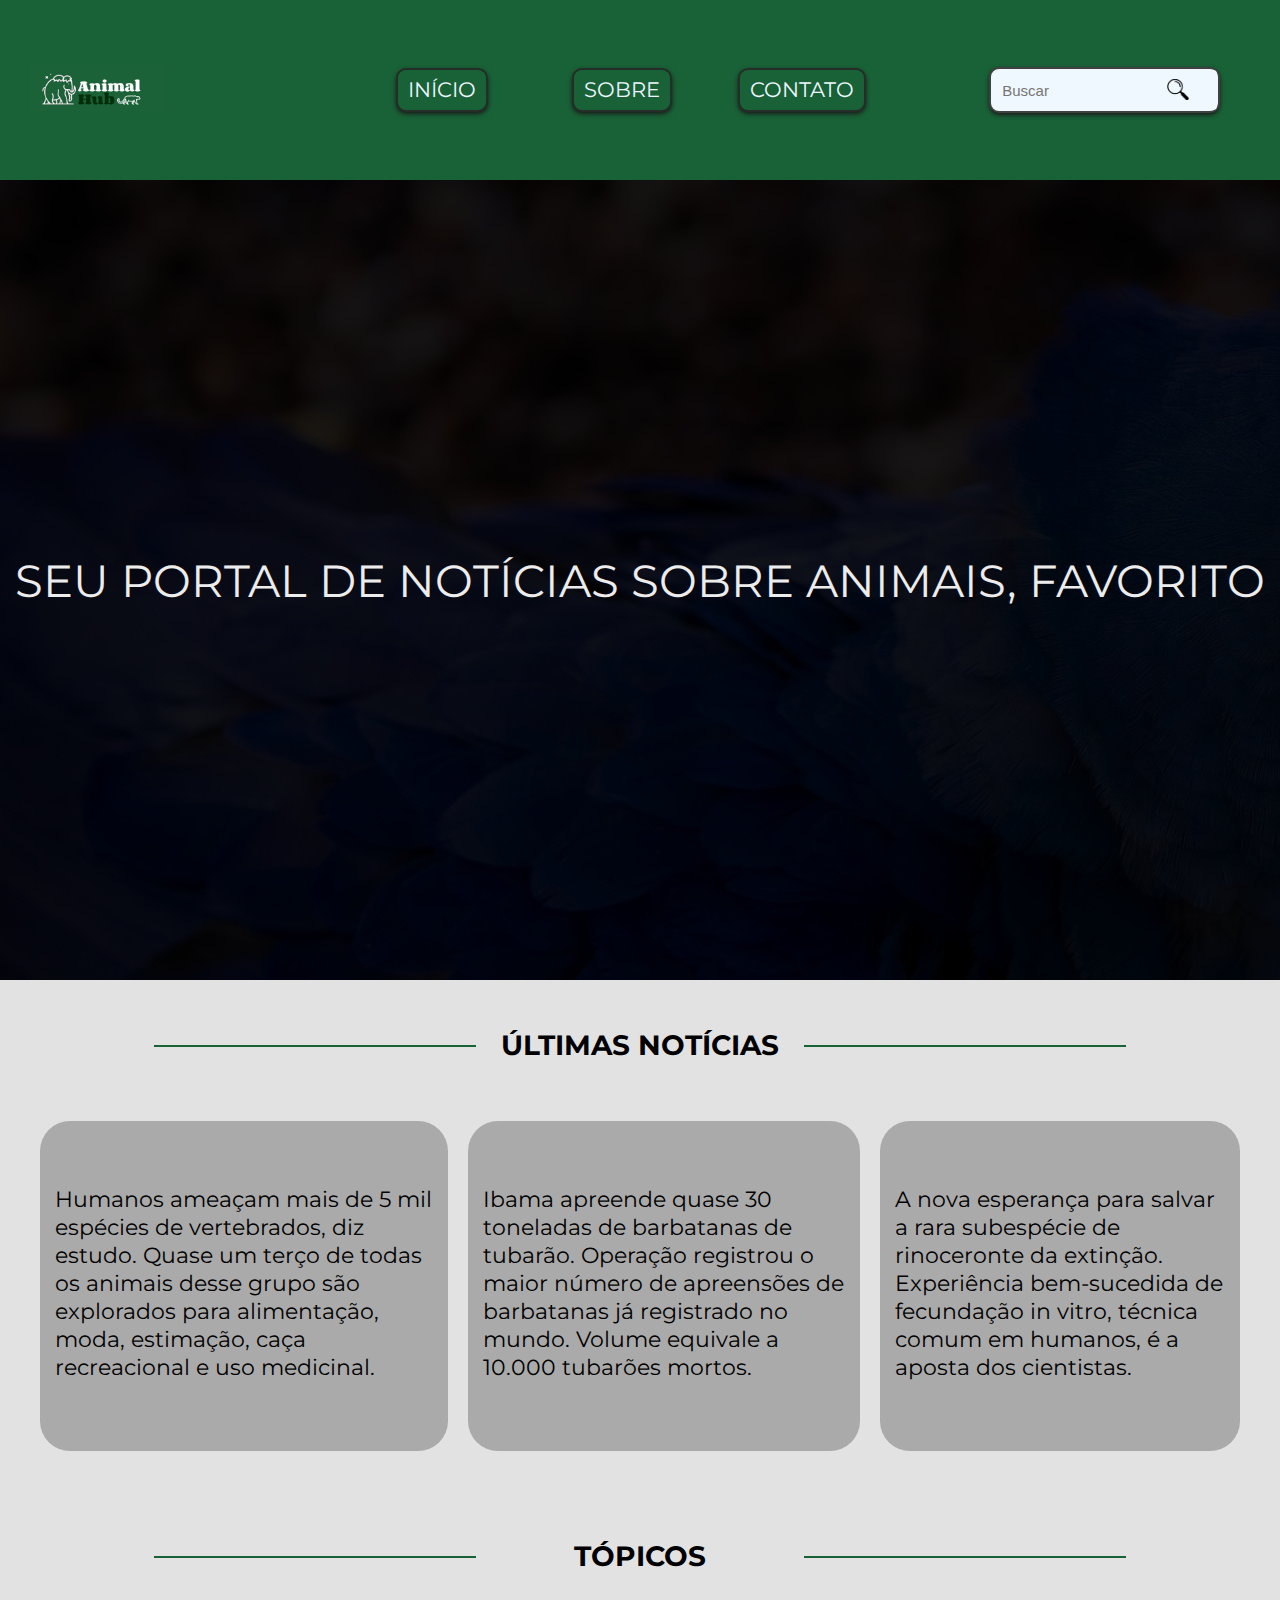
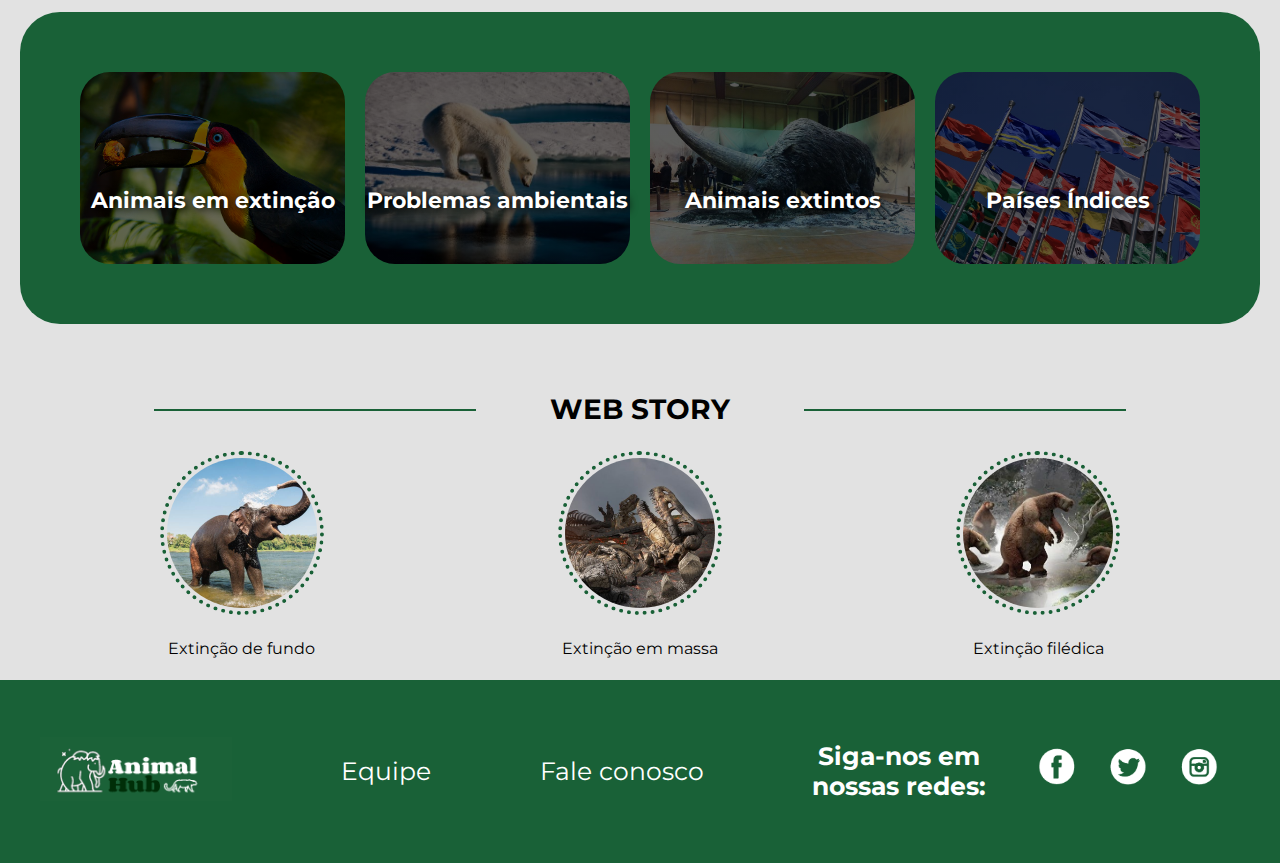
<file: index.html>
<!DOCTYPE html>
<html lang="pt-br">

<head>
    <meta charset="UTF-8" />
    <meta name="viewport" content="width=device-width, initial-scale=1.0" />

    <title>Animal Hub</title>

    <link rel="preconnect" href="https://fonts.googleapis.com" />
    <link rel="preconnect" href="https://fonts.gstatic.com" crossorigin />
    <link href="https://fonts.googleapis.com/css2?family=Montserrat:ital,wght@0,100..900;1,100..900&display=swap"
        rel="stylesheet" />

    <link rel="stylesheet" href="css/style.css" />
    <link rel="stylesheet" href="css/navbar.css" />
    <link rel="stylesheet" href="css/footer.css" />

</head>



<body>

    <div class="box">
        <!-- Cabeçalho -->
        <header>
            <nav class="navbar flex">
                <div class="logo">
                    <img src="img/logo-nav.png" />
                </div>

                <div class="links">
                    <ul class="flex">
                        <li class="flex-1"><a class="" href="index.html">INÍCIO</a></li>
                        <li class="flex-1"><a href="sobre.html">SOBRE</a></li>
                        <li class="flex-1"><a href="cont.html">CONTATO</a></li>
                    </ul>
                </div>

                <div class="nav-search">
                    <form id="form-search" name="form-search" action="#" class="flex center">
                        <input type="text" id="text-search" name="text-search" placeholder="Buscar" />
                        <input type="button" id="search-submit" name="search-submit" value=""
                            onclick="submitForm('text-search')" />
                    </form>
                </div>
                <div class="">
                    <span class="btn-menu" onclick="exibeMenu()"></span>
                </div>
            </nav>
            <div id="menu" class="menu">
                <ul>
                    <li class="menu-item"><a href="index.html">INÍCIO</a></li>
                    <li class="menu-item"><a href="sobre.html">SOBRE</a></li>
                    <li class="menu-item"><a href="cont.html">CONTATO</a></li>
                </ul>
                <div class="menu-search">
                    <form id="form-menu-search" name="form-menu-search" action="#" class="flex center">
                        <input type="text" id="menu-text-search" name="text-search" placeholder="Buscar" />
                        <input type="button" id="menu-search-submit" name="search-submit"
                            onclick="submitForm('menu-text-search')" value="" />
                    </form>
                </div>
            </div>
        </header>
        <div class="site-header">
            <div id="arara">SEU PORTAL DE NOTÍCIAS SOBRE ANIMAIS, FAVORITO</div>
            <div class="ilustration"></div>
        </div>

        <section class="ultimas-noticias">
            <div class="section-header">
                <hr />
                <h1>ÚLTIMAS NOTÍCIAS</h1>
                <hr />
            </div>
            <div class="noticias">
                <div class="noticia">
                    <p>Humanos ameaçam mais de 5 mil espécies de vertebrados, diz estudo. Quase um terço de todas os
                        animais desse grupo são explorados para alimentação, moda, estimação, caça recreacional e uso
                        medicinal.
                    </p>
                </div>
                <div class="noticia">
                    <p>Ibama apreende quase 30 toneladas de barbatanas de tubarão. Operação registrou o maior número de
                        apreensões de barbatanas já registrado no mundo. Volume equivale a 10.000 tubarões mortos.
                    </p>
                </div>
                <div class="noticia">
                    <p>A nova esperança para salvar a rara subespécie de rinoceronte da extinção. Experiência bem-sucedida
                        de fecundação in vitro, técnica comum em humanos, é a aposta dos cientistas.
                    </p>
                </div>
            </div>

        </section>

        <section>
            <div class="section-header">
                <hr />
                <h1>tópicos</h1>
                <hr />
            </div>

            <div>
                <div class="card-topicos">
                    <div class="card-topico tucano">
                        <a href="animaisextincao.html">
                            <h6>Animais em extinção</h6>
                        </a>
                    </div>
                    <div class="card-topico urso-polar">
                        <a href="poblemasambientais.html">
                            <h6>Problemas ambientais</h6>
                        </a>
                    </div>
                    <div class="card-topico unicornio-siberiano">
                        <a href="animaisextintos.html">
                            <h6>Animais extintos</h6>
                        </a>
                    </div>

                    <div class="card-topico cacador">
                        <a href="paisesindices.html">
                            <h6>Países Índices</h6>
                        </a>
                    </div>

                </div>
            </div>
        </section>

        <section>
            <div class="section-header">
                <hr />
                <h1>web story</h1>
                <hr />
            </div>

            <div class="ministory">
                <div class="story">
                    <a href="natural.html"><img src="img/elefante.jpg" alt="Snow" /></a>
                    <p>Extinção de fundo</p>
                </div>

                <div class="story">
                    <a href="massa.html"><img src="img/extincao-em-massa.jpg" alt="Snow" /></a>
                    <p>Extinção em massa</p>
                </div>

                <div class="story">
                    <a href="filetica.html"><img src="img/calciotetrio.jpg" alt="Snow" /></a>
                    <p>Extinção filédica</p>
                </div>

            </div>
        </section>



        <footer>
            <div class="rodape">
                <div>
                    <a href="index.html"><img class="footer-image" src="img/logo-nav.png" alt="logo" /></a>
                </div>

                <div>
                  <a href="equipe.html"><p>Equipe</p></a>  
                </div>

                <div>
                   <a href="cont.html"> <p>Fale conosco</p></a>
                </div>

                <div>
                    <h2>
                        Siga-nos em<br />
                        nossas redes:
                    </h2>
                    <ul class="medias-sociais">
                        <li>
                            <a class="facebook" href="https://facebook.com"></a>
                        </li>
                        <li>
                            <a class="twitter" href="https://twitter.com"></a>
                        </li>
                        <li>
                            <a class="instagram" href="https://instagram.com"></a>
                        </li>
                    </ul>
                </div>
            </div>

        </footer>

    </div> <!-- Box -->

    <script type="text/javascript" src="js/navbar.js"></script>

</body>

</html>
</file>
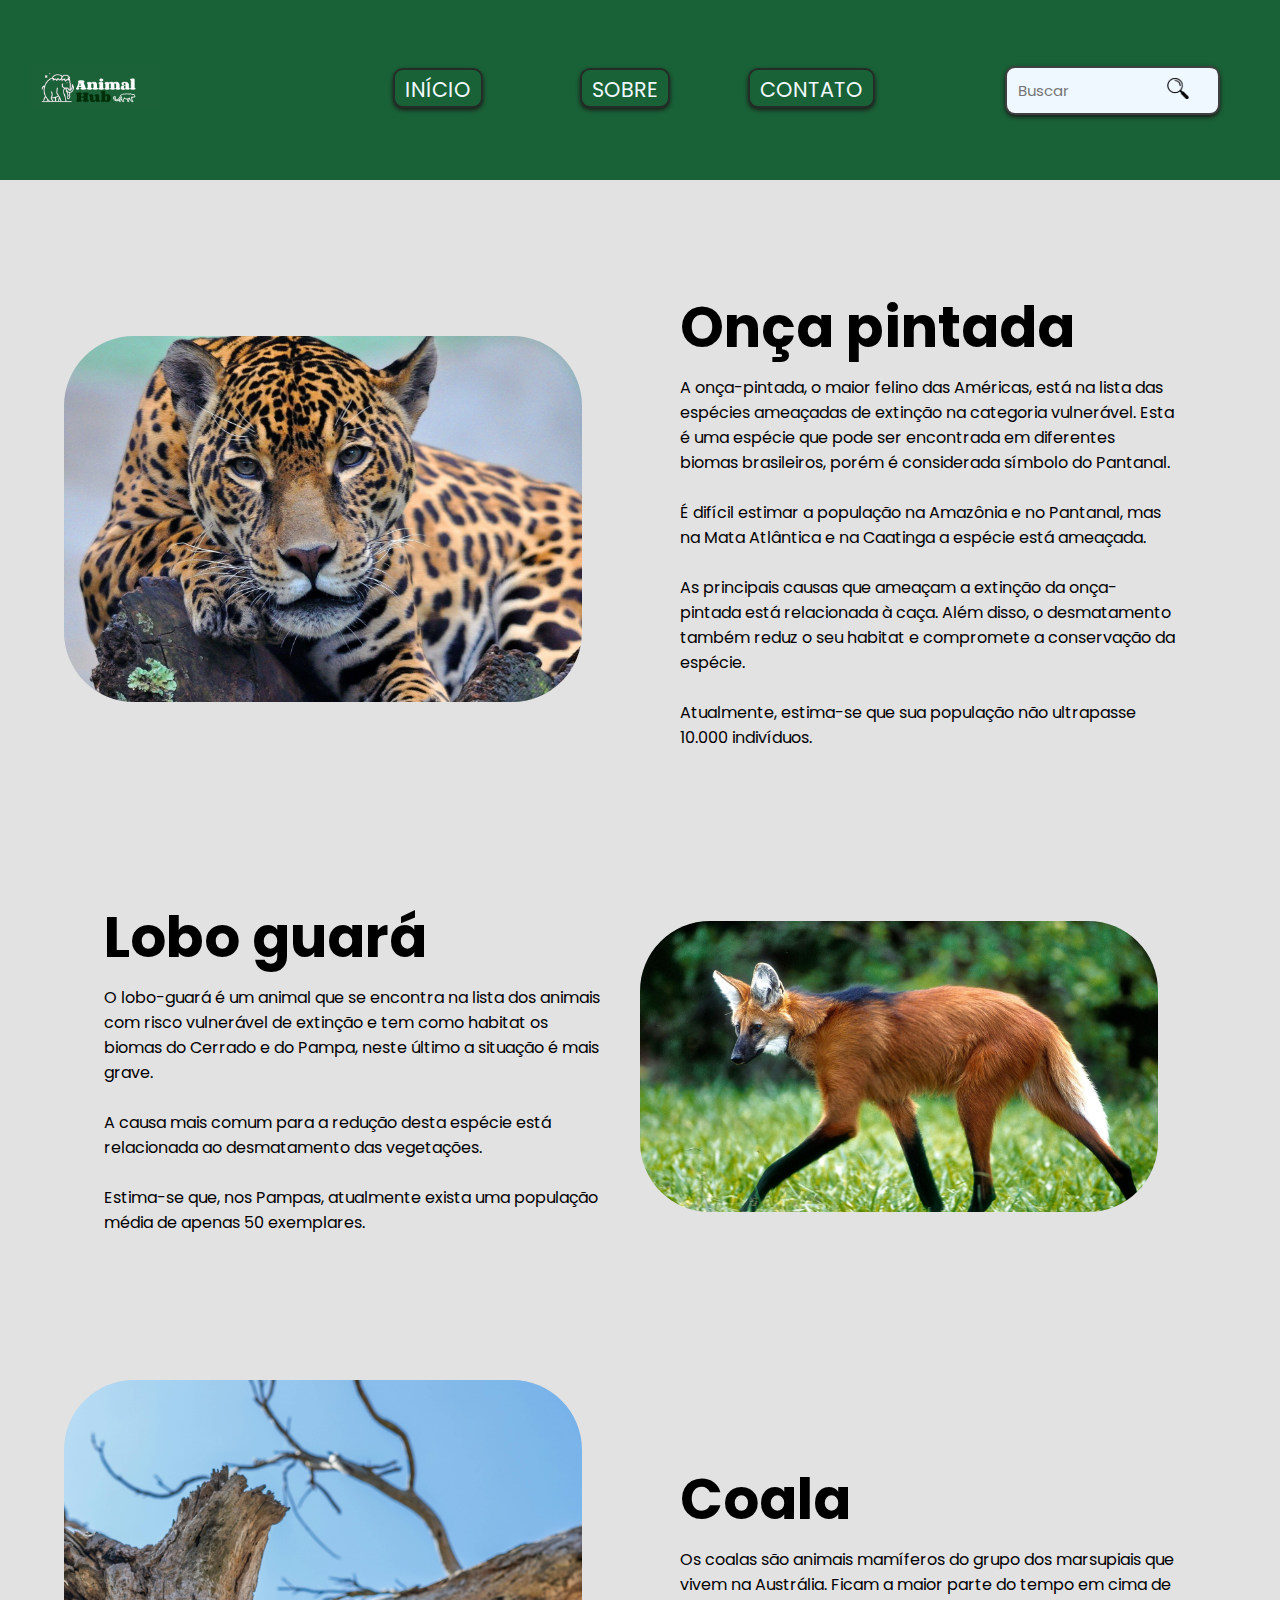
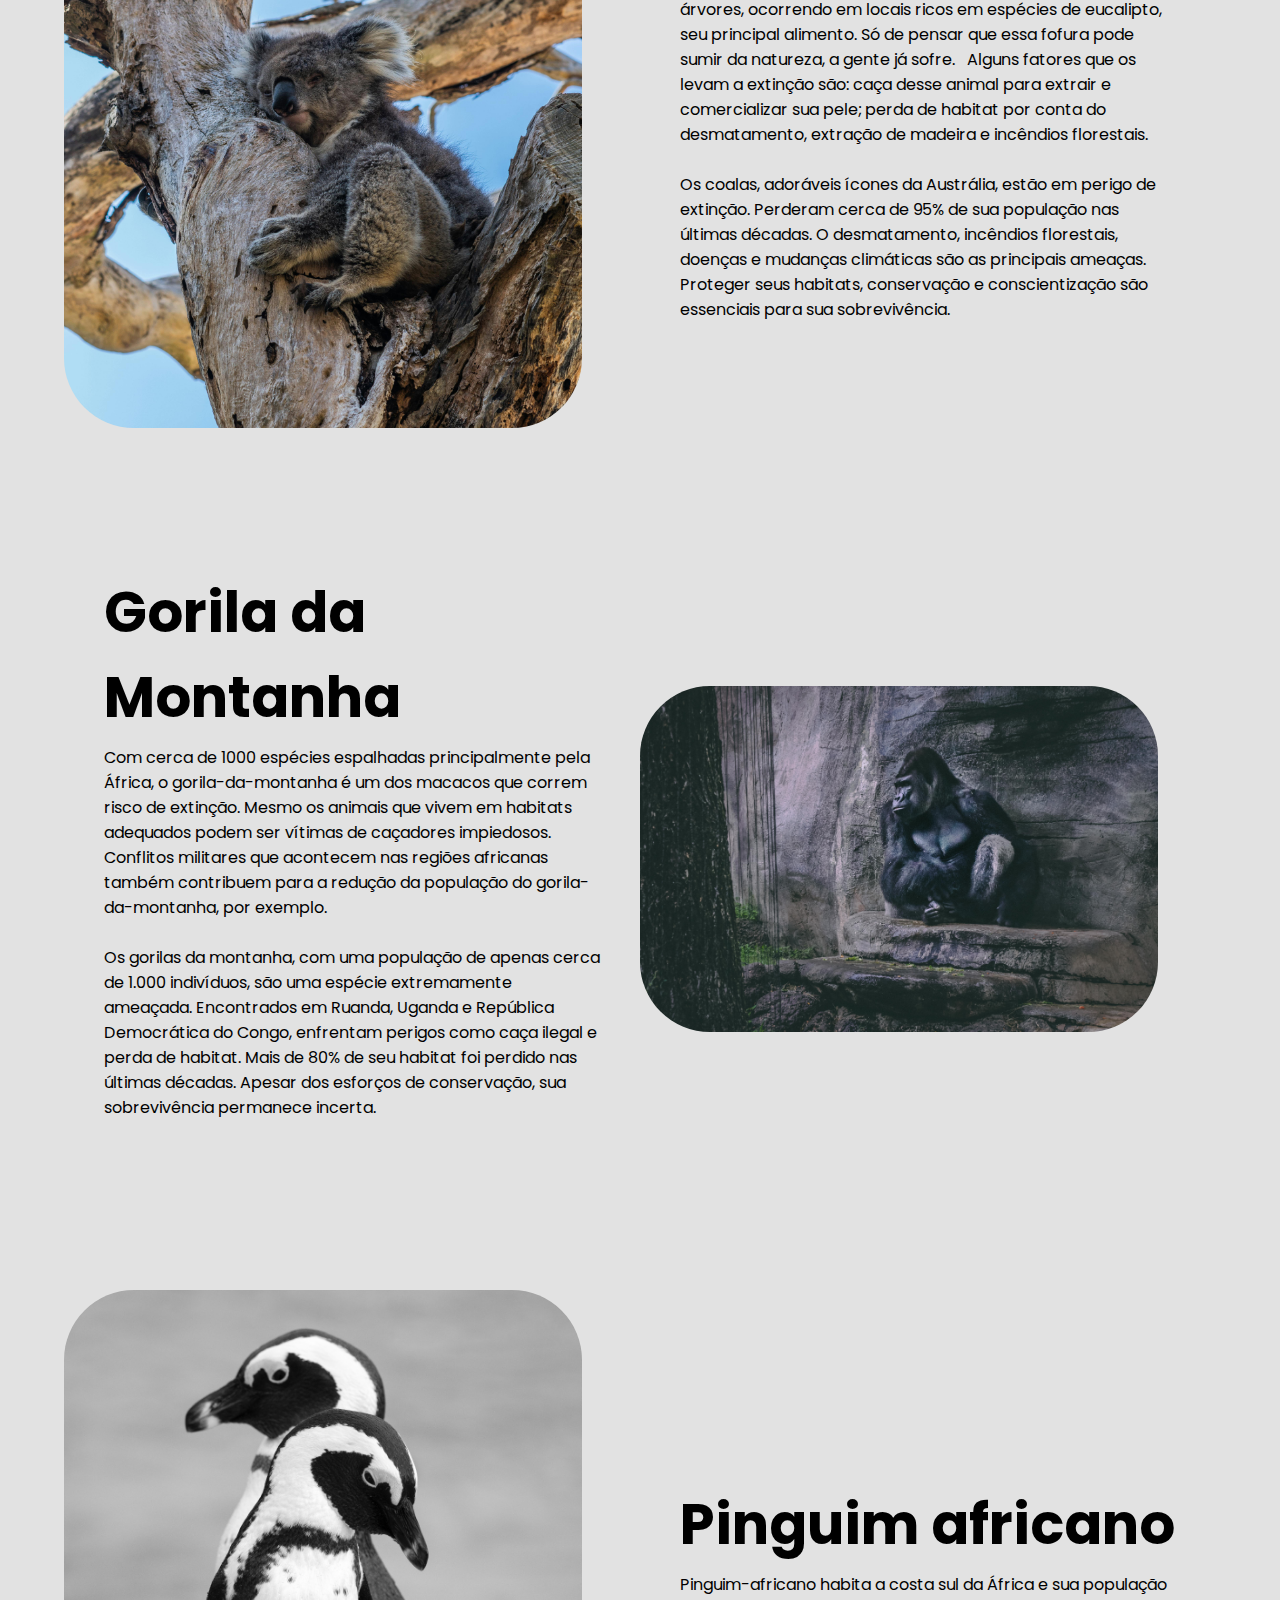
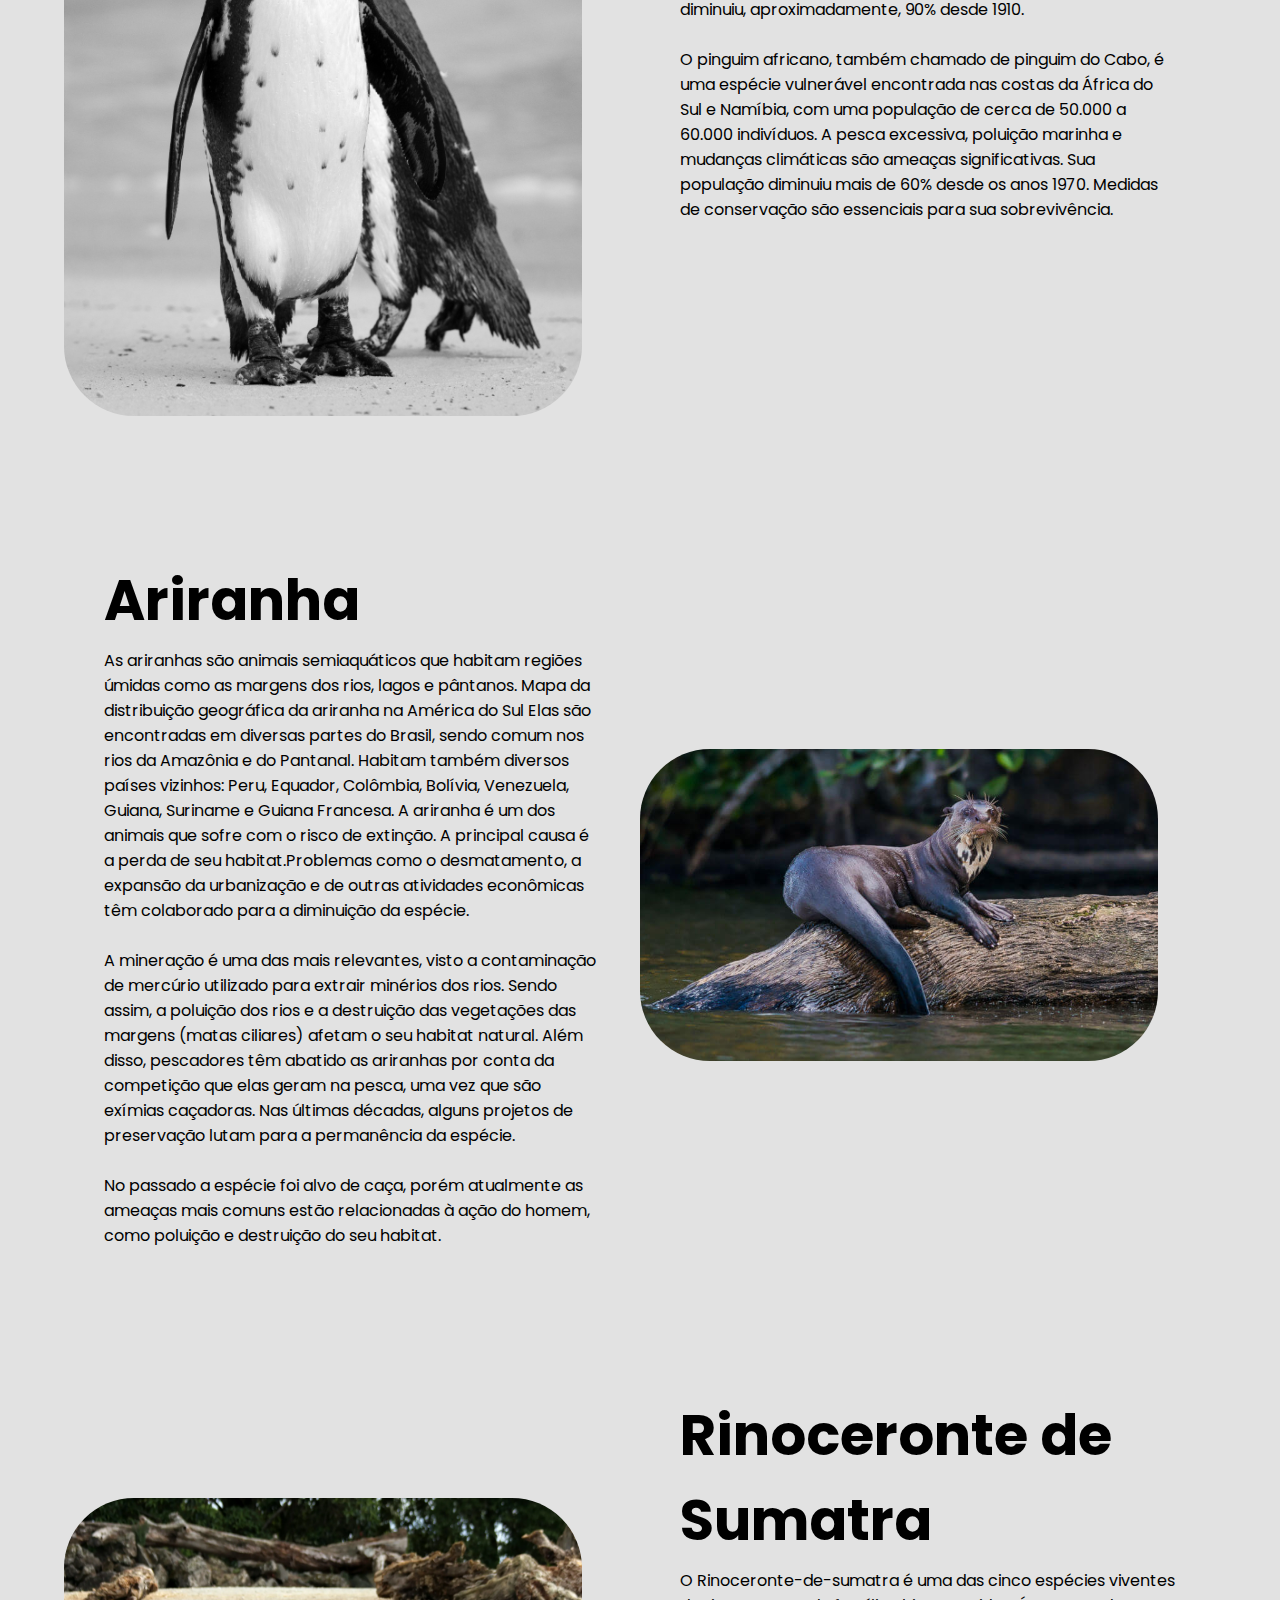
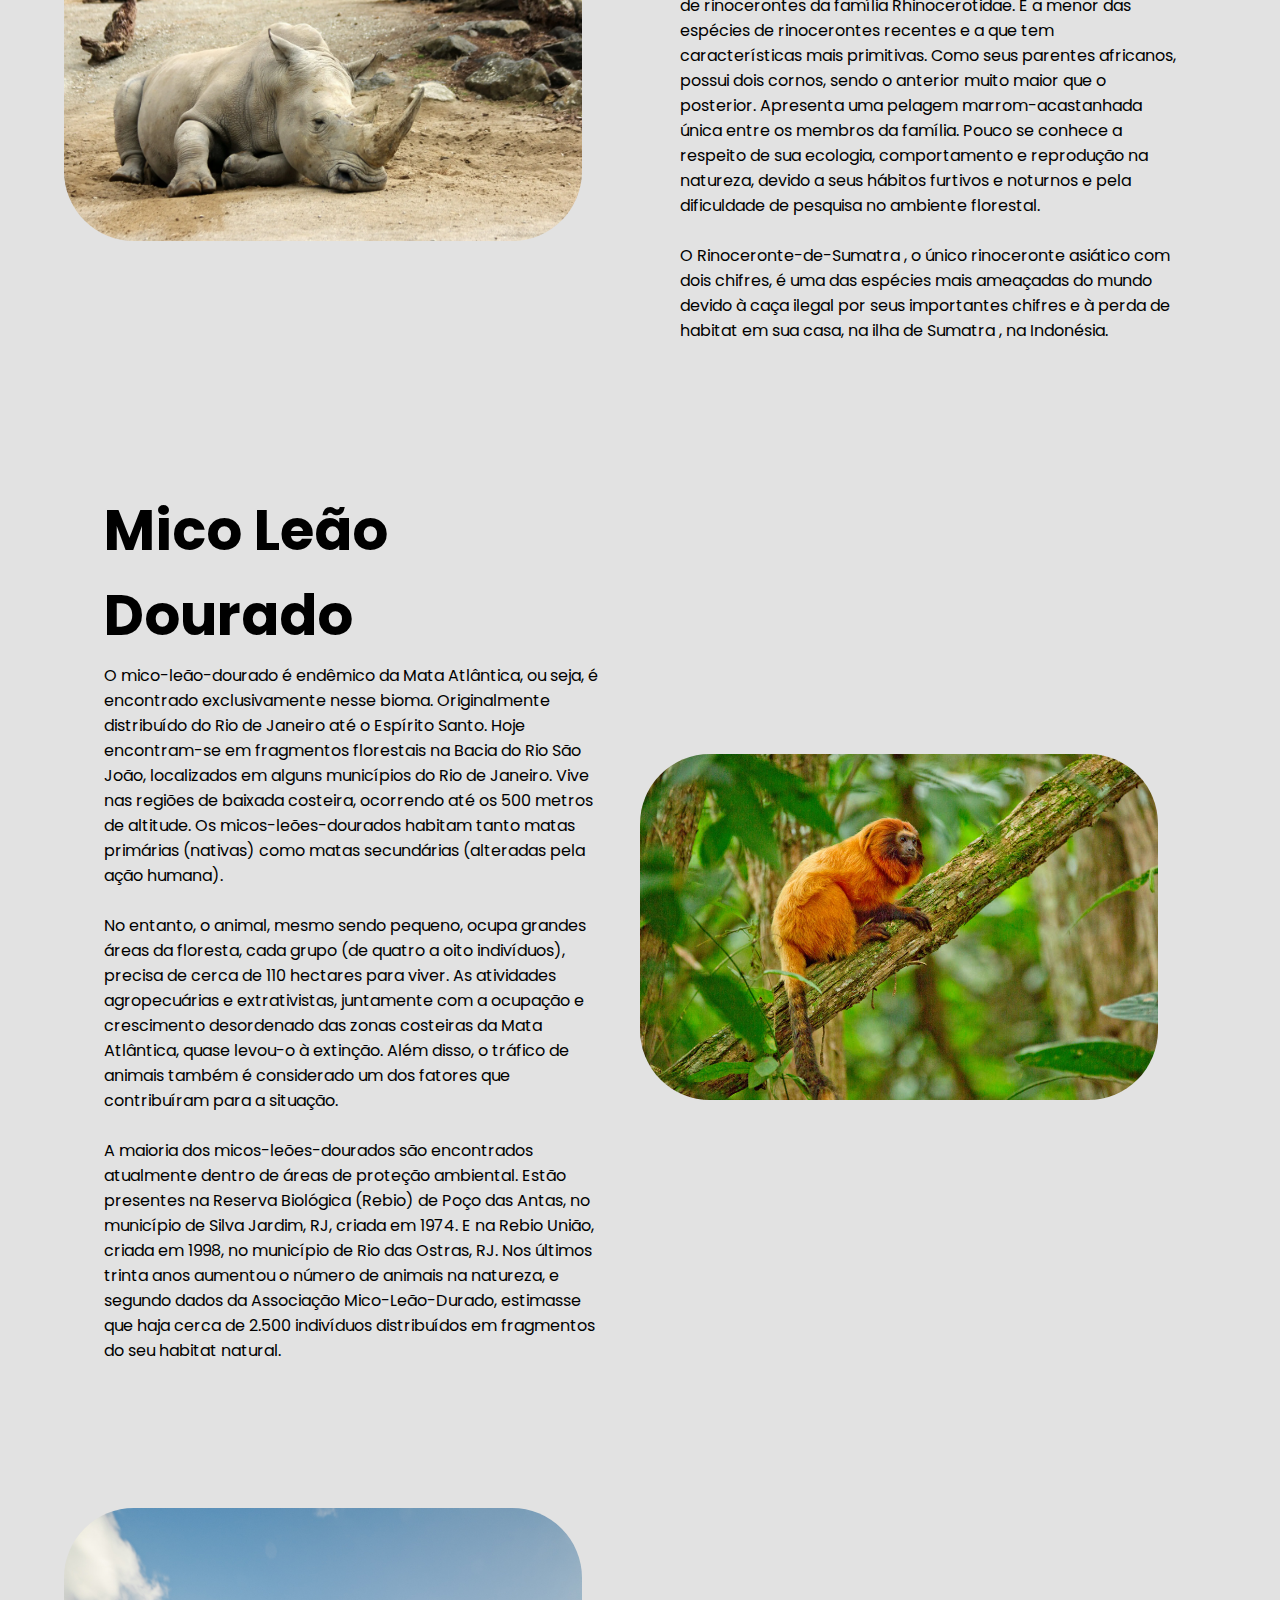
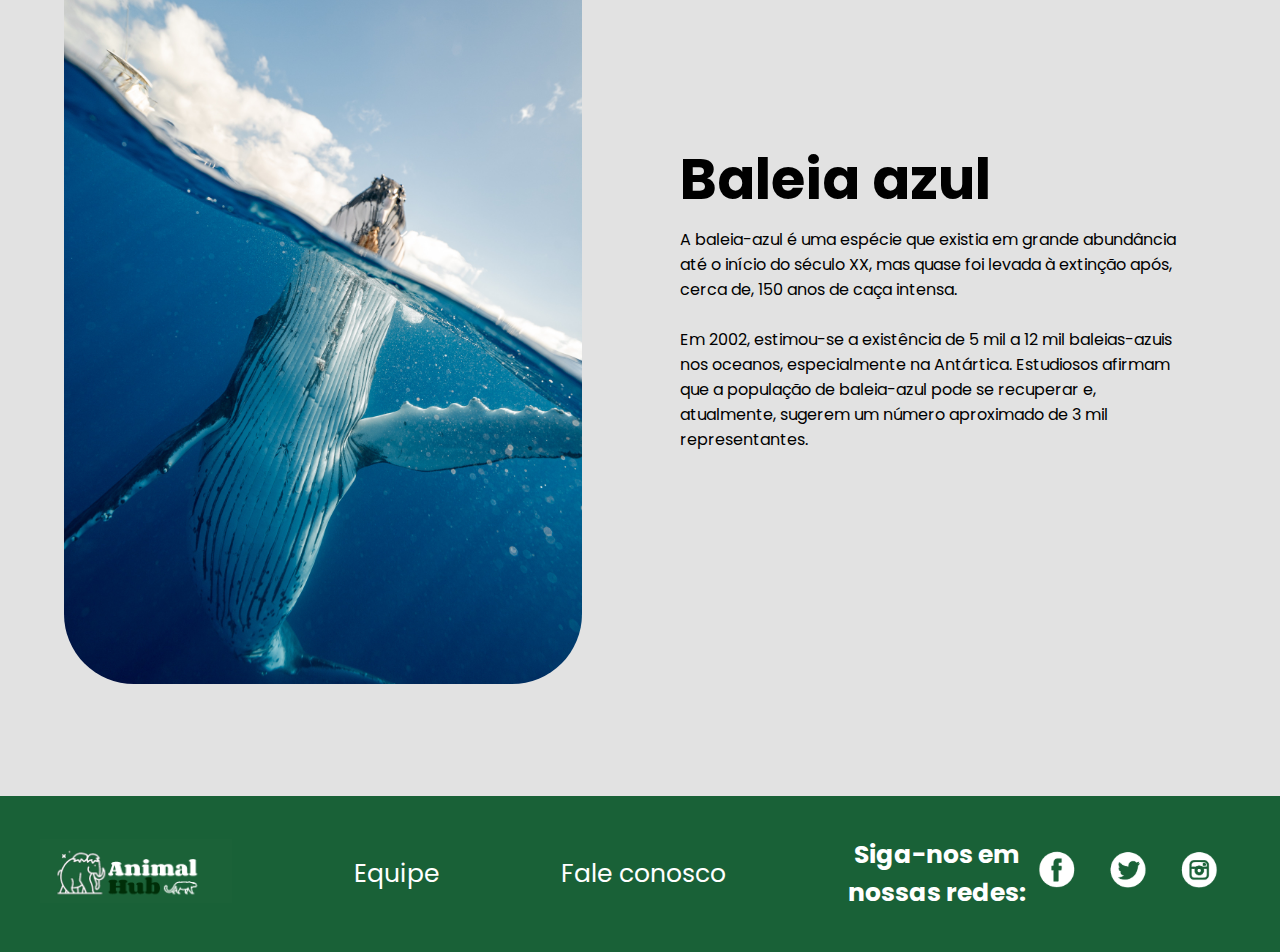
<file: animaisextincao.html>
<!DOCTYPE html>
<html lang="en">

<head>
    <meta charset="UTF-8">
    <meta name="viewport" content="width=device-width, initial-scale=1.0">
    <title>Animais em Extinção</title>
    <link rel="stylesheet" href="css/animais.css">
    <link rel="stylesheet" href="css/navbar.css">
    <link rel="stylesheet" href="css/footer.css">

</head>



<body>
    <div class="box">
        <div class="contaner">

            <!-- Cabeçalho -->
            <header>
                <nav class="navbar flex">
                    <div class="logo">
                        <img src="img/logo-nav.png" />
                    </div>

                    <div class="links">
                        <ul class="flex">
                            <li class="flex-1"><a class="" href="index.html">INÍCIO</a></li>
                            <li class="flex-1"><a href="sobre.html">SOBRE</a></li>
                            <li class="flex-1"><a href="contatos.html">CONTATO</a></li>
                        </ul>
                    </div>

                    <div class="nav-search">
                        <form id="form-search" name="form-search" action="#" class="flex center">
                            <input type="text" id="text-search" name="text-search" placeholder="Buscar" />
                            <input type="button" id="search-submit" name="search-submit" value=""
                                onclick="submitForm('text-search')" />
                        </form>
                    </div>
                    <div class="">
                        <span class="btn-menu" onclick="exibeMenu()"></span>
                    </div>
                </nav>
                <div id="menu" class="menu">
                    <ul>
                        <li class="menu-item"><a class="" href="index.html">INÍCIO</a></li>
                        <li class="menu-item"><a href="sobre.html">SOBRE</a></li>
                        <li class="menu-item"><a href="contatos.html">CONTATO</a></li>
                    </ul>
                    <div class="menu-search">
                        <form id="form-menu-search" name="form-menu-search" action="#" class="flex center">
                            <input type="text" id="menu-text-search" name="text-search" placeholder="Buscar" />
                            <input type="button" id="menu-search-submit" name="search-submit"
                                onclick="submitForm('menu-text-search')" value="" />
                        </form>
                    </div>
                </div>
            </header>
            <br><br><br>
            <!--animal 1-->
            <section class="faca-mais">
                <div class="container">
                    <div class="faca-mais-img">
                        <img class="logofacamais" src="img/onca-pintada.jpg" alt="">
                    </div>
                    <div class="faca-mais-text">
                        <h3>Onça pintada</h3>
                        <p> A onça-pintada, o maior felino das Américas, está na lista das espécies ameaçadas de
                            extinção na categoria vulnerável. Esta é uma espécie que pode ser encontrada em diferentes
                            biomas brasileiros, porém é considerada símbolo do Pantanal.
                            <br><br>
                            É difícil estimar a população na Amazônia e no Pantanal, mas na Mata Atlântica e na Caatinga
                            a espécie está ameaçada.
                            <br><br>
                            As principais causas que ameaçam a extinção da onça-pintada está relacionada à caça. Além
                            disso, o desmatamento também reduz o seu habitat e compromete a conservação da espécie.
                            <br><br>
                            Atualmente, estima-se que sua população não ultrapasse 10.000 indivíduos.
                        </p>

                    </div>
                </div>
            </section>
            <br><br><br>
            <!--animal 2-->
            <section class="faca-mais">
                <div class="container">
                    <div class="faca-mais-text">
                        <h3> Lobo guará</h3>
                        <p>O lobo-guará é um animal que se encontra na lista dos animais com risco vulnerável de
                            extinção e tem como habitat os biomas do Cerrado e do Pampa, neste último a situação é mais
                            grave.
                            <br><br>
                            A causa mais comum para a redução desta espécie está relacionada ao desmatamento das
                            vegetações.
                            <br><br>
                            Estima-se que, nos Pampas, atualmente exista uma população média de apenas 50 exemplares.
                        </p>

                    </div>
                    <div class="faca-mais-img">
                        <img class="logofacamais" src="img/lobo-guara.jpg" alt="">
                    </div>
                </div>
            </section>
            <br><br><br>
            <!--animal 3-->
            <section class="faca-mais">
                <div class="container">
                    <div class="faca-mais-img">
                        <img class="logofacamais" src="img/pexels-ethan-brooke-1123775-2122408.jpg" alt="">
                    </div>
                    <div class="faca-mais-text">
                        <h3>Coala</h3>
                        <p>Os coalas são animais mamíferos do grupo dos marsupiais que vivem na Austrália. Ficam a maior
                            parte do tempo em cima de árvores, ocorrendo em locais ricos em espécies de eucalipto, seu
                            principal alimento.
                            Só de pensar que essa fofura pode sumir da natureza, a gente já sofre.
                              Alguns fatores que os levam a extinção são: caça desse animal para extrair e comercializar
                            sua pele; perda de habitat por conta do desmatamento, extração de madeira e incêndios
                            florestais.
                            <br><br>
                            Os coalas, adoráveis ícones da Austrália, estão em perigo de extinção. Perderam cerca de 95%
                            de sua população nas últimas décadas. O desmatamento, incêndios florestais, doenças e
                            mudanças climáticas são as principais ameaças. Proteger seus habitats, conservação e
                            conscientização são essenciais para sua sobrevivência.
                            <br><br>
                        </p>

                    </div>
                </div>
            </section>
            <br><br><br>
            <!--animal 4-->
            <section class="faca-mais">
                <div class="container">
                    <div class="faca-mais-text">
                        <h3>Gorila da Montanha</h3>
                        <p> Com cerca de 1000 espécies espalhadas principalmente pela África, o gorila-da-montanha é um
                            dos macacos que correm risco de extinção.
                            Mesmo os animais que vivem em habitats adequados podem ser vítimas de caçadores impiedosos.
                            Conflitos militares que acontecem nas regiões africanas também contribuem para a redução da
                            população do gorila-da-montanha, por exemplo.
                            <br><br>
                            Os gorilas da montanha, com uma população de apenas cerca de 1.000 indivíduos, são uma
                            espécie extremamente ameaçada. Encontrados em Ruanda, Uganda e República Democrática do
                            Congo, enfrentam perigos como caça ilegal e perda de habitat. Mais de 80% de seu habitat foi
                            perdido nas últimas décadas. Apesar dos esforços de conservação, sua sobrevivência permanece
                            incerta.
                            <br><br>
                        </p>

                    </div>
                    <div class="faca-mais-img">
                        <img class="logofacamais" src="img/gorila.jpg" alt="">
                    </div>
                </div>
            </section>
            <br><br><br>
            <!--animal 6-->
            <section class="faca-mais">
                <div class="container">
                    <div class="faca-mais-img">
                        <img class="logofacamais" src="img/pinguin.jpeg" alt="">
                    </div>
                    <div class="faca-mais-text">
                        <h3>Pinguim africano</h3>
                        <p> Pinguim-africano habita a costa sul da África e sua população diminuiu, aproximadamente, 90%
                            desde 1910.
                            <br>
                            <br>
                            O pinguim africano, também chamado de pinguim do Cabo, é uma espécie vulnerável encontrada
                            nas costas da África do Sul e Namíbia, com uma população de cerca de 50.000 a 60.000
                            indivíduos. A pesca excessiva, poluição marinha e mudanças climáticas são ameaças
                            significativas. Sua população diminuiu mais de 60% desde os anos 1970. Medidas de
                            conservação são essenciais para sua sobrevivência.
                        </p>

                    </div>
                </div>
            </section>
            <br><br><br>
            <!--animal 7-->
            <section class="faca-mais">
                <div class="container">
                    <div class="faca-mais-text">
                        <h3>Ariranha</h3>
                        <p> As ariranhas são animais semiaquáticos que habitam regiões úmidas como as margens dos rios,
                            lagos e pântanos.
                            Mapa da distribuição geográfica da ariranha na América do Sul
                            Elas são encontradas em diversas partes do Brasil, sendo comum nos rios da Amazônia e do
                            Pantanal.
                            Habitam também diversos países vizinhos: Peru, Equador, Colômbia, Bolívia, Venezuela,
                            Guiana, Suriname e Guiana Francesa.
                            A ariranha é um dos animais que sofre com o risco de extinção. A principal causa é a perda
                            de seu habitat.Problemas como o desmatamento, a expansão da urbanização e de outras
                            atividades econômicas têm colaborado para a diminuição da espécie.

                            <br>
                            <br>
                            A mineração é uma das mais relevantes, visto a contaminação de mercúrio utilizado para
                            extrair minérios dos rios.
                            Sendo assim, a poluição dos rios e a destruição das vegetações das margens (matas ciliares)
                            afetam o seu habitat natural.
                            Além disso, pescadores têm abatido as ariranhas por conta da competição que elas geram na
                            pesca, uma vez que são exímias caçadoras.
                            Nas últimas décadas, alguns projetos de preservação lutam para a permanência da espécie.
                            <br>
                            <br>
                            No passado a espécie foi alvo de caça, porém atualmente as ameaças mais comuns estão
                            relacionadas à ação do homem, como poluição e destruição do seu habitat.
                        </p>

                    </div>
                    <div class="faca-mais-img">
                        <img class="logofacamais" src="img/ariranha.jpg" alt="">
                    </div>
                </div>
            </section>
            <br><br><br>
            <!--animal 8-->
            <section class="faca-mais">
                <div class="container">
                    <div class="faca-mais-img">
                        <img class="logofacamais" src="img/rinoceronte-extincao.webp" alt="">
                    </div>
                    <div class="faca-mais-text">
                        <h3>Rinoceronte de Sumatra</h3>
                        <p> O Rinoceronte-de-sumatra é uma das cinco espécies viventes de rinocerontes da
                            família Rhinocerotidae. É a menor das espécies de rinocerontes recentes e a que tem
                            características mais primitivas. Como seus parentes africanos, possui dois cornos, sendo o
                            anterior muito maior que o posterior. Apresenta uma pelagem marrom-acastanhada única entre
                            os membros da família. Pouco se conhece a respeito de sua ecologia, comportamento e
                            reprodução na natureza, devido a seus hábitos furtivos e noturnos e pela dificuldade de
                            pesquisa no ambiente florestal. 

                            <br>
                            <br>
                            O Rinoceronte-de-Sumatra , o único rinoceronte asiático com dois chifres, é uma das espécies
                            mais ameaçadas do mundo devido à caça ilegal por seus importantes chifres e à perda de
                            habitat em sua casa, na ilha de Sumatra , na Indonésia.
                        </p>

                    </div>
                </div>
            </section>
            <br><br><br>
            <!--animal 9-->
            <section class="faca-mais">
                <div class="container">
                    <div class="faca-mais-text">
                        <h3> Mico Leão Dourado</h3>
                        <p> O mico-leão-dourado é endêmico da Mata Atlântica, ou seja, é encontrado exclusivamente nesse
                            bioma. Originalmente distribuído do Rio de Janeiro até o Espírito Santo. Hoje encontram-se
                            em fragmentos florestais na Bacia do Rio São João, localizados em alguns municípios do Rio
                            de Janeiro.
                            Vive nas regiões de baixada costeira, ocorrendo até os 500 metros de altitude. Os
                            micos-leões-dourados habitam tanto matas primárias (nativas) como matas secundárias
                            (alteradas pela ação humana).
                            <br>
                            <br>
                            No entanto, o animal, mesmo sendo pequeno, ocupa grandes áreas da floresta, cada grupo (de
                            quatro a oito indivíduos), precisa de cerca de 110 hectares para viver.
                            As atividades agropecuárias e extrativistas, juntamente com a ocupação e crescimento
                            desordenado das zonas costeiras da Mata Atlântica, quase levou-o à extinção. Além disso,
                            o tráfico de animais também é considerado um dos fatores que contribuíram para a situação.
                            <br>
                            <br>
                            A maioria dos micos-leões-dourados são encontrados atualmente dentro de áreas de proteção
                            ambiental. Estão presentes na Reserva Biológica (Rebio) de Poço das Antas, no município de
                            Silva Jardim, RJ, criada em 1974. E na Rebio União, criada em 1998, no município de Rio das
                            Ostras, RJ.
                            Nos últimos trinta anos aumentou o número de animais na natureza, e segundo dados da
                            Associação Mico-Leão-Durado, estimasse que haja cerca de 2.500 indivíduos distribuídos em
                            fragmentos do seu habitat natural.
                        </p>

                    </div>
                    <div class="faca-mais-img">
                        <img class="logofacamais" src="img/mico-leao-dourado.jpg" alt="">
                    </div>
                </div>
            </section>
            <br><br><br>
            <!--animal 10-->
            <section class="faca-mais">
                <div class="container">
                    <div class="faca-mais-img">
                        <img class="logofacamais" src="img/baleiass.jpg" alt="">
                    </div>
                    <div class="faca-mais-text">
                        <h3> Baleia azul</h3>
                        <p>A baleia-azul é uma espécie que existia em grande abundância até o início do século XX, mas
                            quase foi levada à extinção após, cerca de, 150 anos de caça intensa.
                            <br>
                            <br>
                            Em 2002, estimou-se a existência de 5 mil a 12 mil baleias-azuis nos oceanos, especialmente
                            na Antártica. Estudiosos afirmam que a população de baleia-azul pode se recuperar e,
                            atualmente, sugerem um número aproximado de 3 mil representantes.
                        </p>

                    </div>
                </div>
            </section>
            <br><br><br>

            <footer>
                <div class="rodape">
                    <div>
                        <a href="index.html"><img class="footer-image" src="img/logo-nav.png" alt="logo" /></a>
                    </div>

                    <div>
                        <a href="equipe.html">
                            <p>Equipe</p>
                        </a>
                    </div>

                    <div>
                        <a href="cont.html">
                            <p>Fale conosco</p>
                        </a>
                    </div>

                    <div>
                        <h2>
                            Siga-nos em<br />
                            nossas redes:
                        </h2>
                        <ul class="medias-sociais">
                            <li>
                                <a class="facebook" href="https://facebook.com"></a>
                            </li>
                            <li>
                                <a class="twitter" href="https://twitter.com"></a>
                            </li>
                            <li>
                                <a class="instagram" href="https://instagram.com"></a>
                            </li>
                        </ul>
                    </div>
                </div>

            </footer>

        </div>
    </div>

    <script type="text/javascript" src="js/navbar.js"></script>

</html>
</file>
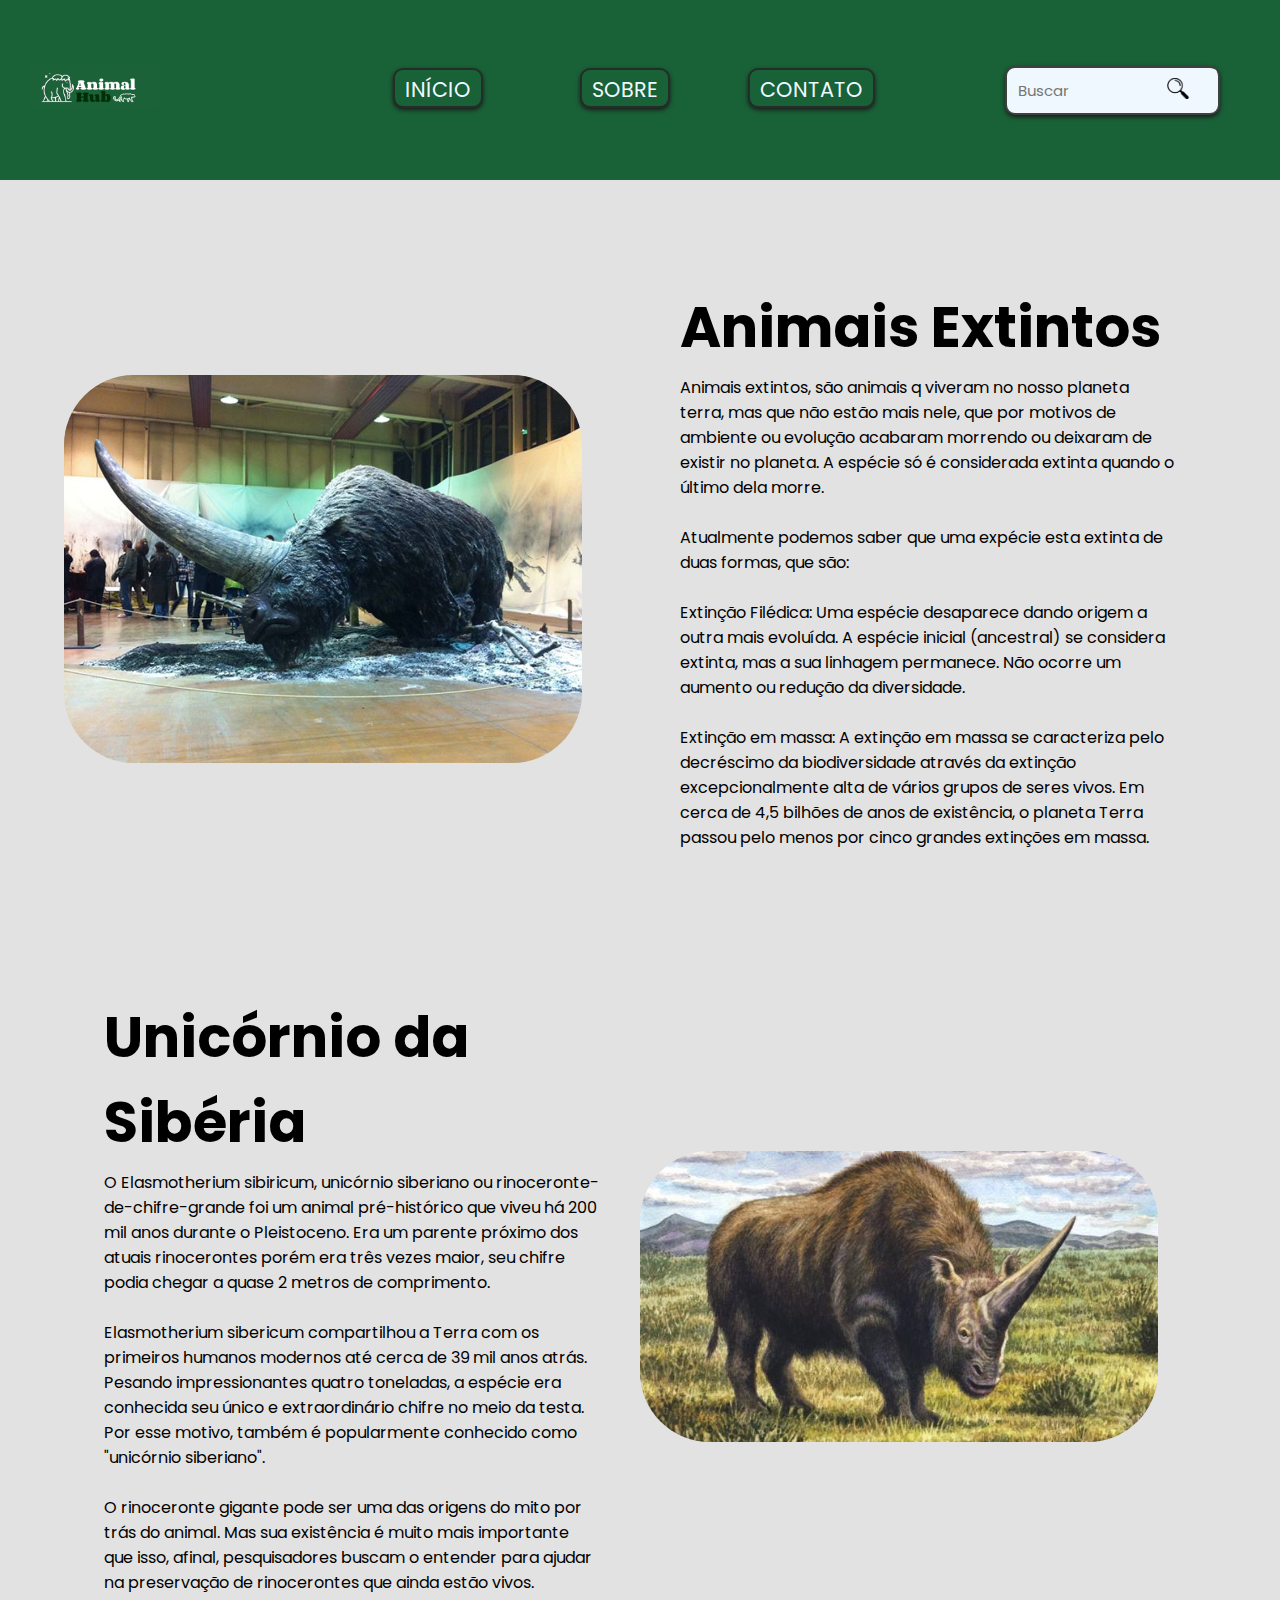
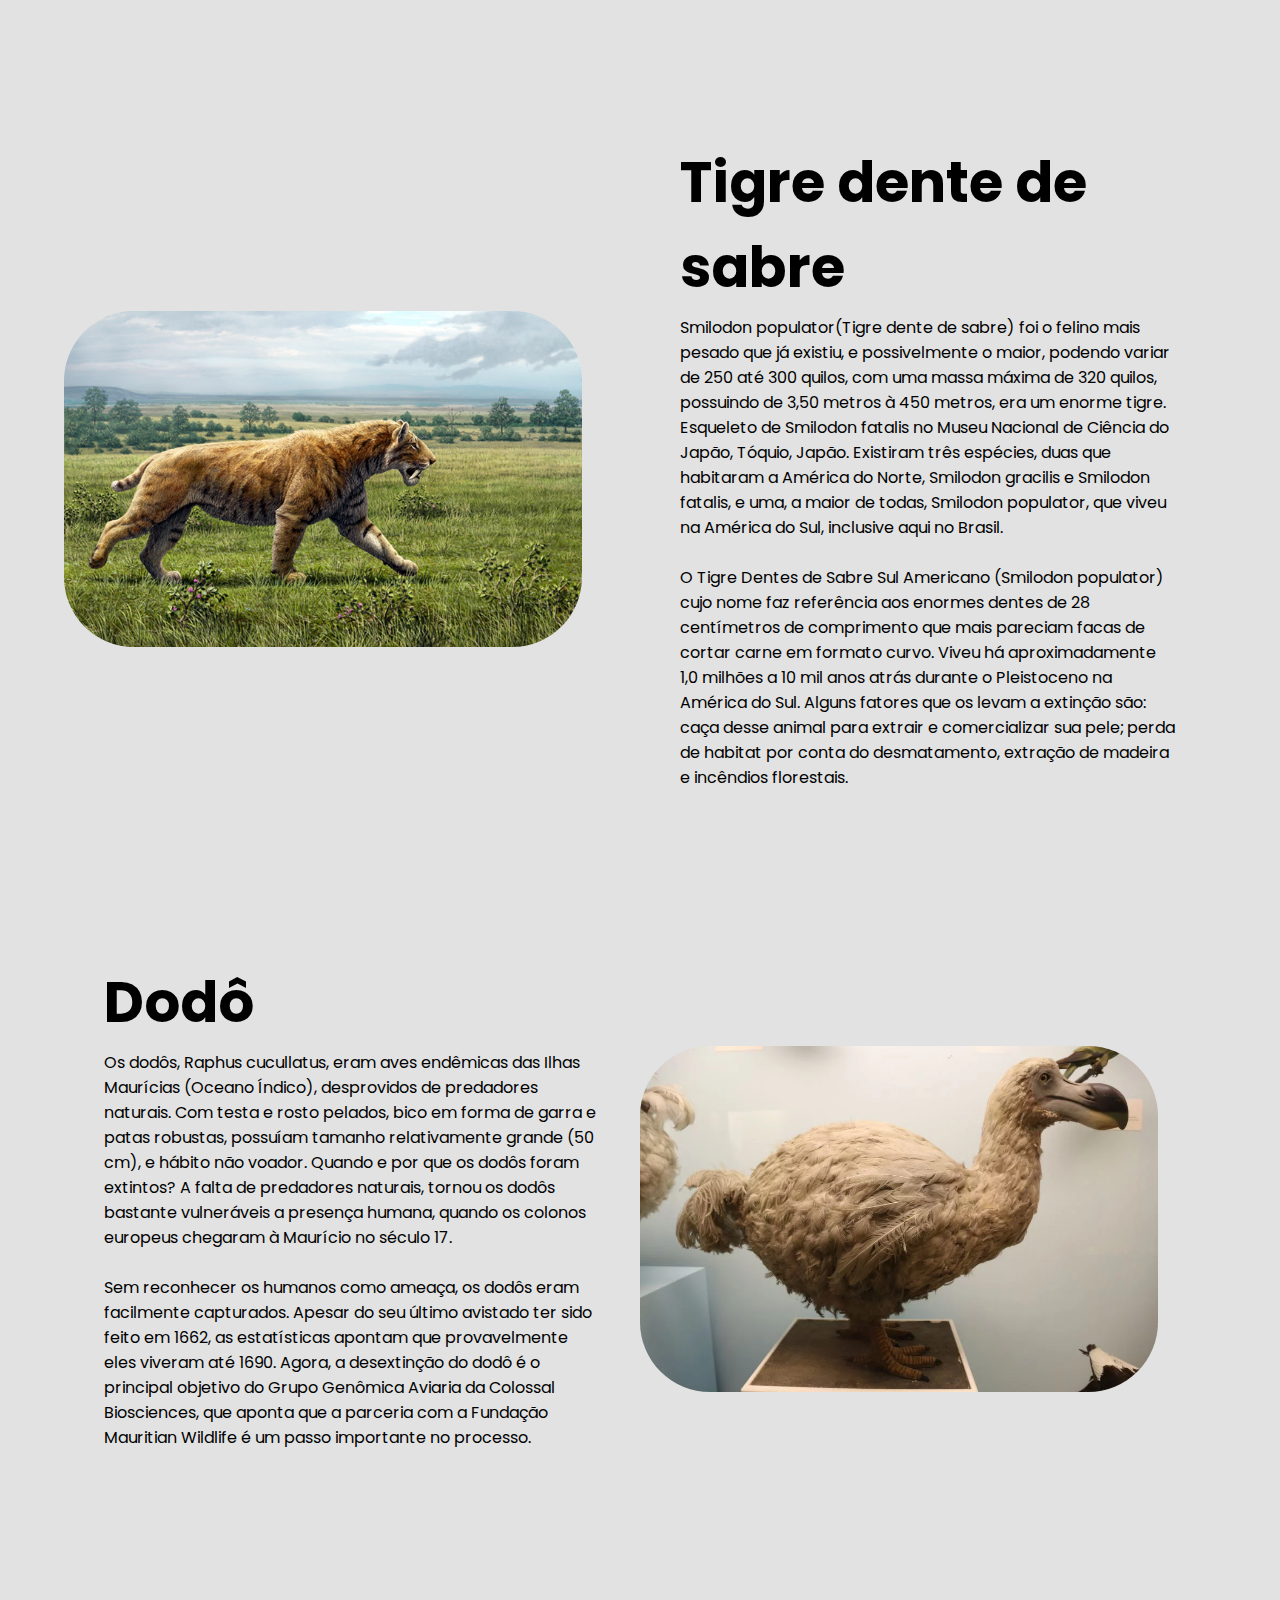
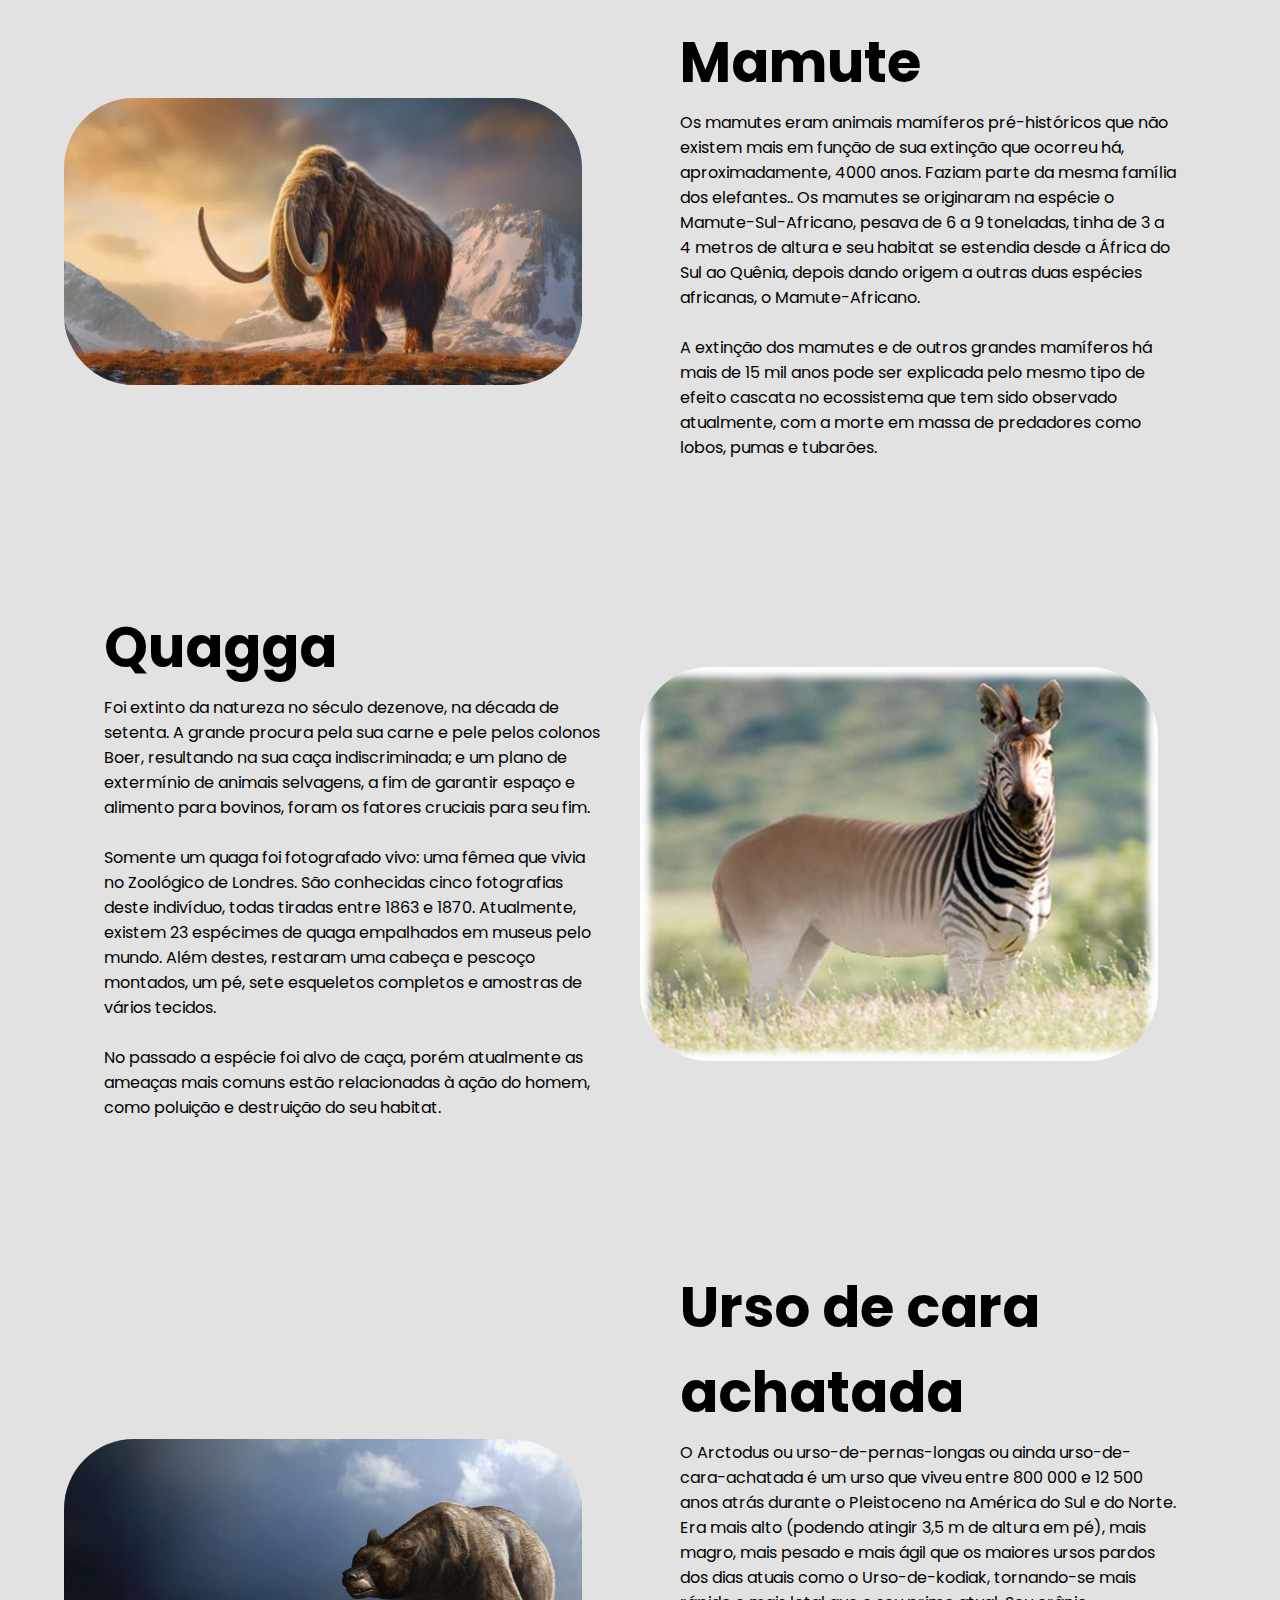
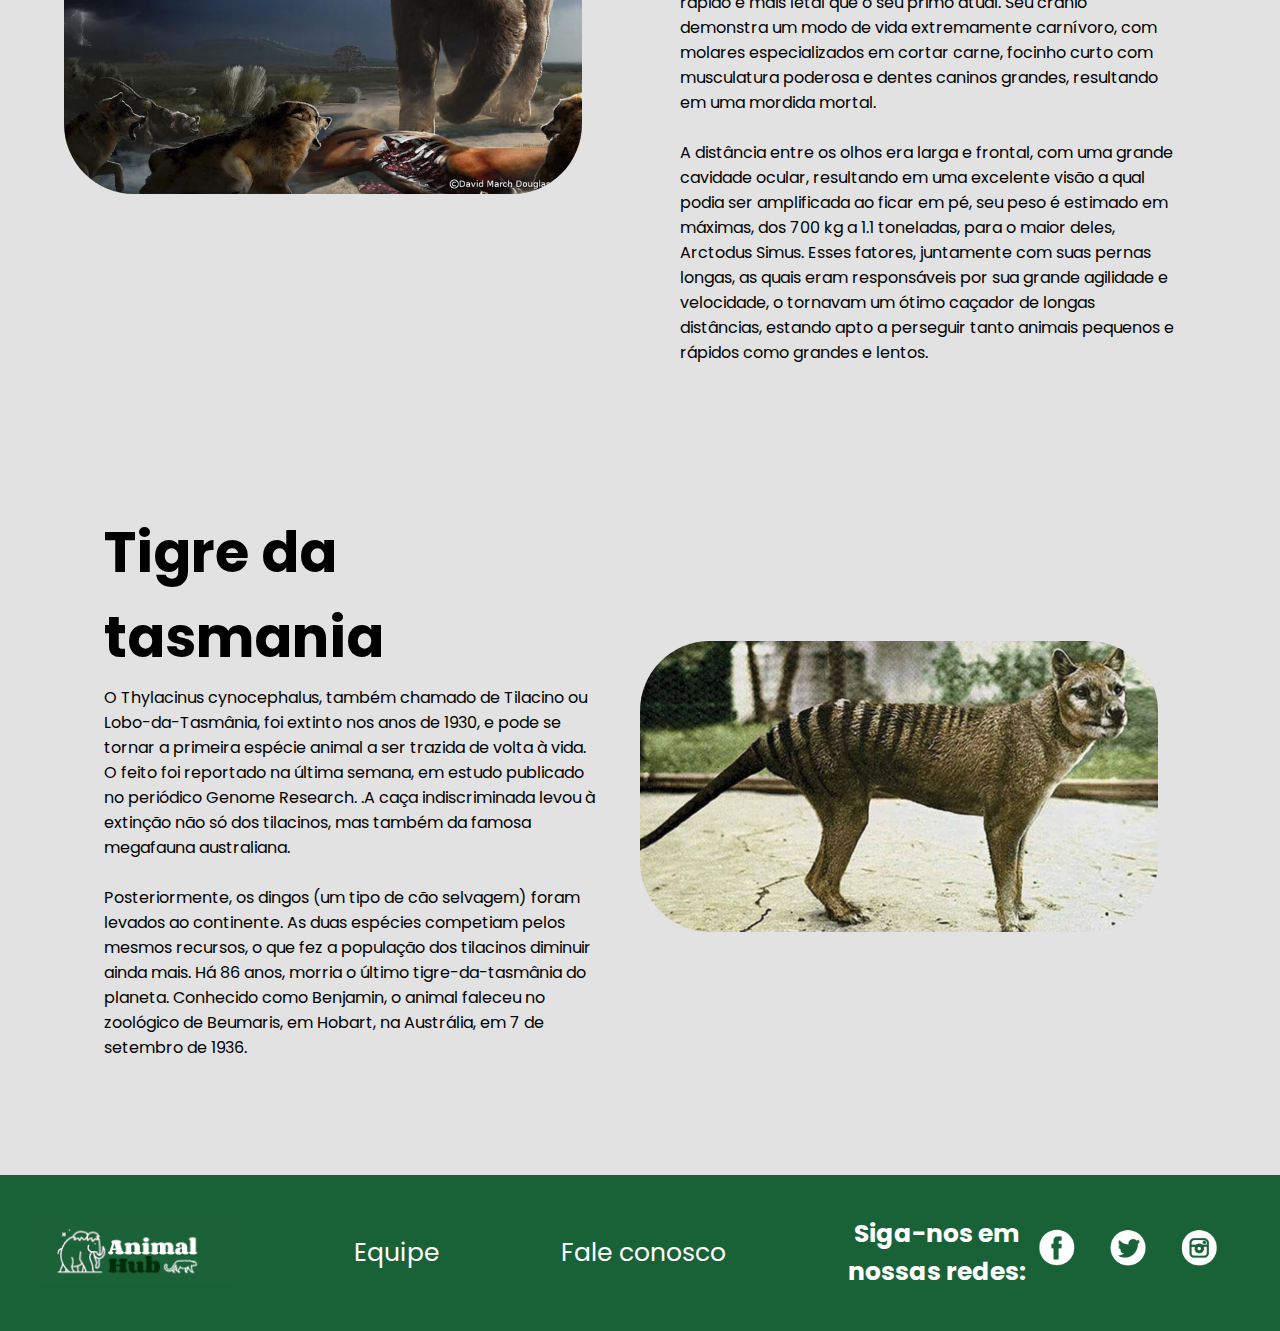
<file: animaisextintos.html>
<!DOCTYPE html>
<html lang="en">

<head>
    <meta charset="UTF-8">
    <meta name="viewport" content="width=device-width, initial-scale=1.0">
    <title>Animais Extintos</title>
    <link rel="stylesheet" href="css/animais.css">
    <link rel="stylesheet" href="css/navbar.css">
    <link rel="stylesheet" href="css/footer.css">

</head>



<body>
    <div class="box">
        <div class="contaner">

            <!-- Cabeçalho -->
            <header>
                <nav class="navbar flex">
                    <div class="logo">
                        <img src="img/logo-nav.png" />
                    </div>

                    <div class="links">
                        <ul class="flex">
                            <li class="flex-1"><a class="" href="index.html">INÍCIO</a></li>
                            <li class="flex-1"><a href="sobre.html">SOBRE</a></li>
                            <li class="flex-1"><a href="contatos.html">CONTATO</a></li>
                        </ul>
                    </div>

                    <div class="nav-search">
                        <form id="form-search" name="form-search" action="#" class="flex center">
                            <input type="text" id="text-search" name="text-search" placeholder="Buscar" />
                            <input type="button" id="search-submit" name="search-submit" value=""
                                onclick="submitForm('text-search')" />
                        </form>
                    </div>
                    <div class="">
                        <span class="btn-menu" onclick="exibeMenu()"></span>
                    </div>
                </nav>
                <div id="menu" class="menu">
                    <ul>
                        <li class="menu-item"><a class="" href="index.html">INÍCIO</a></li>
                        <li class="menu-item"><a href="sobre.html">SOBRE</a></li>
                        <li class="menu-item"><a href="contatos.html">CONTATO</a></li>
                    </ul>
                    <div class="menu-search">
                        <form id="form-menu-search" name="form-menu-search" action="#" class="flex center">
                            <input type="text" id="menu-text-search" name="text-search" placeholder="Buscar" />
                            <input type="button" id="menu-search-submit" name="search-submit"
                                onclick="submitForm('menu-text-search')" value="" />
                        </form>
                    </div>
                </div>
            </header>
            <br><br><br>
            <!--animal 1-->
            <section class="faca-mais">
                <div class="container">
                    <div class="faca-mais-img">
                        <img class="logofacamais" src="img/unicornio-siberiano.jpg" alt="">
                    </div>
                    <div class="faca-mais-text">
                        <h3>Animais Extintos</h3>
                        <p> Animais extintos, são animais q viveram no nosso planeta terra, mas que não estão mais nele,
                            que
                            por motivos de ambiente ou evolução acabaram morrendo ou deixaram de existir no planeta. A
                            espécie só é considerada extinta quando o último dela morre.
                            <br><br>
                            Atualmente podemos saber que uma expécie esta extinta de duas formas, que são:
                            <br><br>
                            Extinção Filédica: Uma espécie desaparece dando origem a outra mais evoluída. A espécie
                            inicial (ancestral) se considera extinta, mas a sua linhagem permanece. Não ocorre um
                            aumento ou redução da diversidade.
                            <br><br>
                            Extinção em massa: A extinção em massa se caracteriza pelo decréscimo da biodiversidade
                            através da extinção excepcionalmente alta de vários grupos de seres vivos. Em cerca de 4,5
                            bilhões de anos de existência, o planeta Terra passou pelo menos por cinco grandes extinções
                            em massa.
                        </p>

                    </div>
                </div>
            </section>
            <br><br><br>
            <!--animal 2-->
            <section class="faca-mais">
                <div class="container">
                    <div class="faca-mais-text">
                        <h3>Unicórnio da Sibéria</h3>
                        <p>O Elasmotherium sibiricum, unicórnio siberiano ou rinoceronte-de-chifre-grande foi um animal
                            pré-histórico que viveu há 200 mil anos durante o Pleistoceno. Era um parente próximo dos
                            atuais rinocerontes porém era três vezes maior, seu chifre podia chegar a quase 2 metros de
                            comprimento.
                            <br><br>
                            Elasmotherium sibericum compartilhou a Terra com os primeiros humanos modernos até cerca de
                            39 mil anos atrás. Pesando impressionantes quatro toneladas, a espécie era conhecida seu
                            único e extraordinário chifre no meio da testa. Por esse motivo, também é popularmente
                            conhecido como "unicórnio siberiano".
                            <br><br>
                            O rinoceronte gigante pode ser uma das origens do mito por trás do animal. Mas sua
                            existência é muito mais importante que isso, afinal, pesquisadores buscam o entender para
                            ajudar na preservação de rinocerontes que ainda estão vivos.
                        </p>

                    </div>
                    <div class="faca-mais-img">
                        <img class="logofacamais" src="img/unicornio-siberiano2.jpg" alt="">
                    </div>
                </div>
            </section>
            <br><br><br>
            <!--animal 3-->
            <section class="faca-mais">
                <div class="container">
                    <div class="faca-mais-img">
                        <img class="logofacamais" src="img/tigre-dente-de-sabre.jpg" alt="">
                    </div>
                    <div class="faca-mais-text">
                        <h3>Tigre dente de sabre</h3>
                        <p>Smilodon populator(Tigre dente de sabre) foi o felino mais pesado que já existiu, e
                            possivelmente o maior, podendo variar de 250 até 300 quilos, com uma massa máxima de 320
                            quilos, possuindo de 3,50 metros à 450 metros, era um enorme tigre. Esqueleto de Smilodon
                            fatalis no Museu Nacional de Ciência do Japão, Tóquio, Japão. Existiram três espécies, duas
                            que habitaram a América do Norte, Smilodon gracilis e Smilodon fatalis, e uma, a maior de
                            todas, Smilodon populator, que viveu na América do Sul, inclusive aqui no Brasil.
                            <br><br>
                            O Tigre Dentes de Sabre Sul Americano (Smilodon populator) cujo nome faz referência aos
                            enormes dentes de 28 centímetros de comprimento que mais pareciam facas de cortar carne em
                            formato curvo. Viveu há aproximadamente 1,0 milhões a 10 mil anos atrás durante o
                            Pleistoceno na América do Sul. Alguns fatores que os levam a extinção são: caça desse animal
                            para extrair e comercializar sua pele; perda de habitat por conta do desmatamento, extração
                            de madeira e incêndios florestais.
                            <br><br>
                        </p>

                    </div>
                </div>
            </section>
            <br><br><br>
            <!--animal 4-->
            <section class="faca-mais">
                <div class="container">
                    <div class="faca-mais-text">
                        <h3>Dodô</h3>
                        <p> Os dodôs, Raphus cucullatus, eram aves endêmicas das Ilhas Maurícias (Oceano Índico),
                            desprovidos de predadores naturais. Com testa e rosto pelados, bico em forma de garra e
                            patas robustas, possuíam tamanho relativamente grande (50 cm), e hábito não voador. Quando e
                            por que os dodôs foram extintos? A falta de predadores naturais, tornou os dodôs bastante
                            vulneráveis a presença humana, quando os colonos europeus chegaram à Maurício no século 17.
                            <br><br>
                            Sem reconhecer os humanos
                            como ameaça, os dodôs eram facilmente capturados. Apesar do seu último avistado ter sido
                            feito em 1662, as estatísticas apontam que provavelmente eles viveram até 1690. Agora, a
                            desextinção do dodô é o principal objetivo do Grupo Genômica Aviaria da Colossal
                            Biosciences, que aponta que a parceria com a Fundação Mauritian Wildlife é um passo
                            importante no processo.
                            <br><br>
                        </p>

                    </div>
                    <div class="faca-mais-img">
                        <img class="logofacamais" src="img/dodo2.webp" alt="">
                    </div>
                </div>
            </section>
            <br><br><br>
            <!--animal 6-->
            <section class="faca-mais">
                <div class="container">
                    <div class="faca-mais-img">
                        <img class="logofacamais" src="img/mamute.jpg" alt="">
                    </div>
                    <div class="faca-mais-text">
                        <h3>Mamute</h3>
                        <p>Os mamutes eram animais mamíferos pré-históricos que não existem mais em função de sua
                            extinção que ocorreu há, aproximadamente, 4000 anos. Faziam parte da mesma família dos
                            elefantes.. Os mamutes se originaram na espécie o Mamute-Sul-Africano, pesava de 6 a 9
                            toneladas, tinha de 3 a 4 metros de altura e seu habitat se estendia desde a África do Sul
                            ao Quênia, depois dando origem a outras duas espécies africanas, o Mamute-Africano.
                            <br>
                            <br>
                            A extinção dos mamutes e de outros grandes mamíferos há mais de 15
                            mil anos pode ser explicada pelo mesmo tipo de efeito cascata no ecossistema que tem sido
                            observado atualmente, com a morte em massa de predadores como lobos, pumas e tubarões.
                        </p>

                    </div>
                </div>
            </section>
            <br><br><br>
            <!--animal 7-->
            <section class="faca-mais">
                <div class="container">
                    <div class="faca-mais-text">
                        <h3>Quagga</h3>
                        <p>Foi extinto da natureza no século dezenove, na década de setenta. A grande procura pela sua
                            carne e pele pelos colonos Boer, resultando na sua caça indiscriminada; e um plano de
                            extermínio de animais selvagens, a fim de garantir espaço e alimento para bovinos, foram os
                            fatores cruciais para seu fim.

                            <br><br>
                            Somente um quaga foi fotografado vivo: uma fêmea que vivia no Zoológico de Londres. São
                            conhecidas cinco fotografias deste indivíduo, todas tiradas entre 1863 e 1870. Atualmente,
                            existem 23 espécimes de quaga empalhados em museus pelo mundo. Além destes, restaram uma
                            cabeça e pescoço montados, um pé, sete esqueletos completos e amostras de vários tecidos.
                            <br>
                            <br>
                            No passado a espécie foi alvo de caça, porém atualmente as ameaças mais comuns estão
                            relacionadas à ação do homem, como poluição e destruição do seu habitat.
                        </p>

                    </div>
                    <div class="faca-mais-img">
                        <img class="logofacamais" src="img/quagga.png" alt="">
                    </div>
                </div>
            </section>
            <br><br><br>
            <!--animal 8-->
            <section class="faca-mais">
                <div class="container">
                    <div class="faca-mais-img">
                        <img class="logofacamais" src="img/urso-achatado.jpg" alt="">
                    </div>
                    <div class="faca-mais-text">
                        <h3>Urso de cara achatada</h3>
                        <p>O Arctodus ou urso-de-pernas-longas ou ainda urso-de-cara-achatada é um urso que viveu entre
                            800
                            000 e 12 500 anos atrás durante o Pleistoceno na América do Sul e do Norte. Era mais alto
                            (podendo atingir 3,5 m de altura em pé), mais magro, mais pesado e mais ágil que os maiores
                            ursos pardos dos dias atuais como o Urso-de-kodiak, tornando-se mais rápido e mais letal que
                            o
                            seu primo atual. Seu crânio demonstra um modo de vida extremamente carnívoro, com molares
                            especializados em cortar carne, focinho curto com musculatura poderosa e dentes caninos
                            grandes,
                            resultando em uma mordida mortal.

                            <br>
                            <br>
                            A distância entre os olhos era larga e frontal, com uma grande
                            cavidade ocular, resultando em uma excelente visão a qual podia ser amplificada ao ficar em
                            pé,
                            seu peso é estimado em máximas, dos 700 kg a 1.1 toneladas, para o maior deles, Arctodus
                            Simus.
                            Esses fatores, juntamente com suas pernas longas, as quais eram responsáveis por sua grande
                            agilidade e velocidade, o tornavam um ótimo caçador de longas distâncias, estando apto a
                            perseguir tanto animais pequenos e rápidos como grandes e lentos.
                        </p>

                    </div>
                </div>
            </section>
            <br><br><br>
            <!--animal 9-->
            <section class="faca-mais">
                <div class="container">
                    <div class="faca-mais-text">
                        <h3>Tigre da tasmania</h3>
                        <p> O Thylacinus cynocephalus, também chamado de Tilacino ou Lobo-da-Tasmânia, foi extinto nos
                            anos
                            de 1930, e pode se tornar a primeira espécie animal a ser trazida de volta à vida. O feito
                            foi
                            reportado na última semana, em estudo publicado no periódico Genome Research. .A caça
                            indiscriminada levou à extinção não só dos tilacinos, mas também da famosa megafauna
                            australiana.
                            <br>
                            <br>
                            Posteriormente, os dingos (um tipo de cão selvagem) foram levados ao continente. As duas
                            espécies competiam pelos mesmos recursos, o que fez a população dos tilacinos diminuir ainda
                            mais. Há 86 anos, morria o último tigre-da-tasmânia do planeta. Conhecido como Benjamin, o
                            animal faleceu no zoológico de Beumaris, em Hobart, na Austrália, em 7 de setembro de 1936.
                        </p>

                    </div>
                    <div class="faca-mais-img">
                        <img class="logofacamais" src="img/tigre-tasmania.jpg" alt="">
                    </div>
                </div>
            </section>
            <br><br><br>

            <footer>
                <div class="rodape">
                    <div>
                        <a href="index.html"><img class="footer-image" src="img/logo-nav.png" alt="logo" /></a>
                    </div>

                    <div>
                        <a href="equipe.html">
                            <p>Equipe</p>
                        </a>
                    </div>

                    <div>
                        <a href="cont.html">
                            <p>Fale conosco</p>
                        </a>
                    </div>

                    <div>
                        <h2>
                            Siga-nos em<br />
                            nossas redes:
                        </h2>
                        <ul class="medias-sociais">
                            <li>
                                <a class="facebook" href="https://facebook.com"></a>
                            </li>
                            <li>
                                <a class="twitter" href="https://twitter.com"></a>
                            </li>
                            <li>
                                <a class="instagram" href="https://instagram.com"></a>
                            </li>
                        </ul>
                    </div>
                </div>

            </footer>

        </div>
    </div>

    <script type="text/javascript" src="js/navbar.js"></script>

</html>
</file>
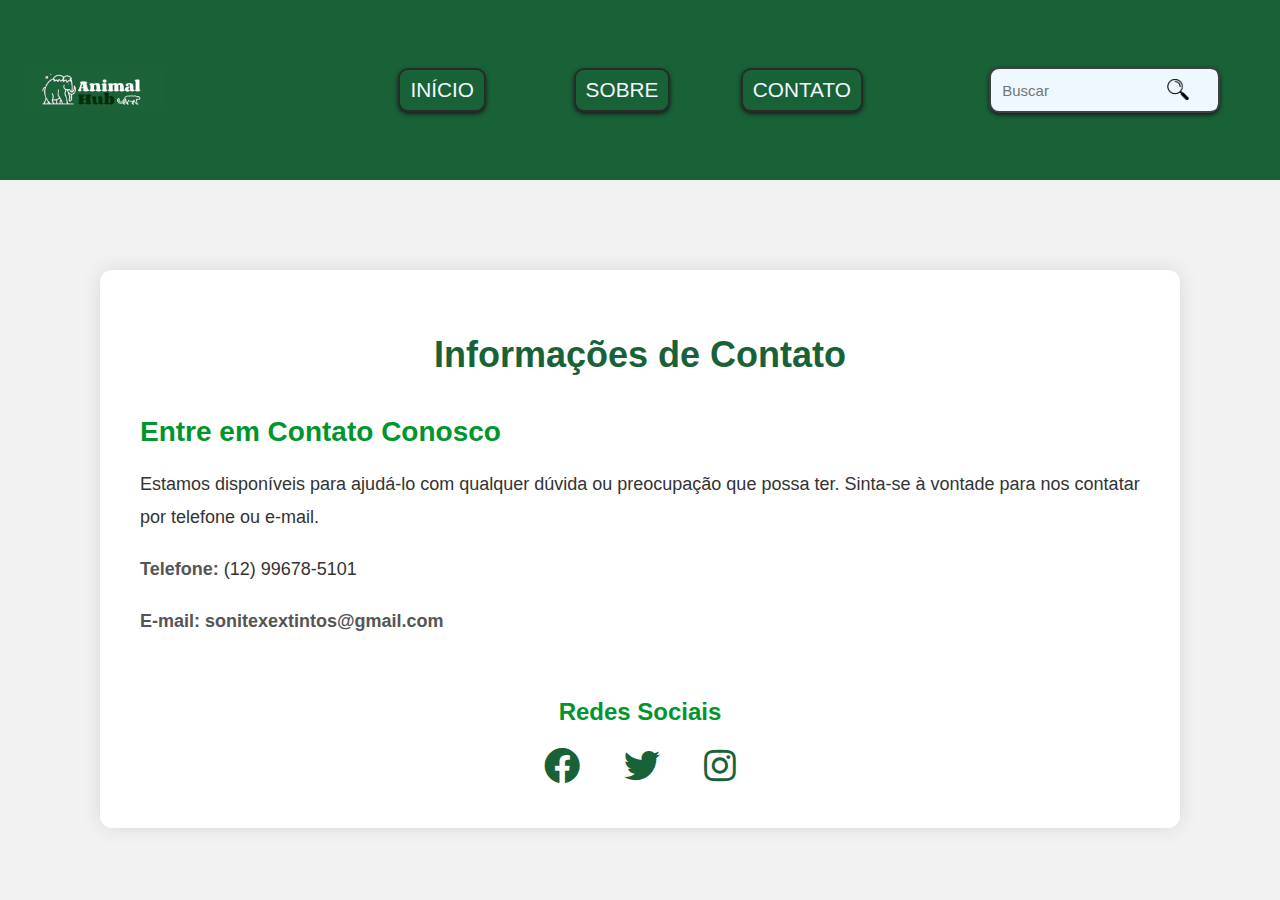
<file: cont.html>
<!DOCTYPE html>
<html lang="pt-BR">

<head>
    <meta charset="UTF-8">
    <meta name="viewport" content="width=device-width, initial-scale=1.0">
    <title>Contato</title>
    <link rel="stylesheet" href="https://cdnjs.cloudflare.com/ajax/libs/font-awesome/5.15.3/css/all.min.css">

    <link rel="stylesheet" href="css/cont.css">
    <link rel="stylesheet" href="css/navbar.css">

</head>

<body>


    <header>
        <nav class="navbar flex">
            <div class="logo">
                <img src="img/logo-nav.png" />
            </div>

            <div class="links">
                <ul class="flex">
                    <li class="flex-1"><a class="" href="index.html">INÍCIO</a></li>
                    <li class="flex-1"><a href="sobre.html">SOBRE</a></li>
                    <li class="flex-1"><a href="cont.html">CONTATO</a></li>
                </ul>
            </div>

            <div class="nav-search">
                <form id="form-search" name="form-search" action="#" class="flex center">
                    <input type="text" id="text-search" name="text-search" placeholder="Buscar" />
                    <input type="button" id="search-submit" name="search-submit" value=""
                        onclick="submitForm('text-search')" />
                </form>
            </div>
            <div class="">
                <span class="btn-menu" onclick="exibeMenu()"></span>
            </div>
        </nav>
        <div id="menu" class="menu">
            <ul>
                <li class="menu-item"><a class="" href="index.html">INÍCIO</a></li>
                <li class="menu-item"><a href="sobre.html">SOBRE</a></li>
                <li class="menu-item"><a href="contatos.html">CONTATO</a></li>
            </ul>
            <div class="menu-search">
                <form id="form-menu-search" name="form-menu-search" action="#" class="flex center">
                    <input type="text" id="menu-text-search" name="text-search" placeholder="Buscar" />
                    <input type="button" id="menu-search-submit" name="search-submit"
                        onclick="submitForm('menu-text-search')" value="" />
                </form>
            </div>
        </div>
    </header>

    <div class="box">

        <div class="container">

            <h1>Informações de Contato</h1>

            <div class="contact-info">
                <h2>Entre em Contato Conosco</h2>
                <p>Estamos disponíveis para ajudá-lo com qualquer dúvida ou preocupação que possa ter. Sinta-se à
                    vontade para nos contatar por telefone ou e-mail. </p>
                <p><strong>Telefone:</strong> (12) 99678-5101</p>
                <p><strong>E-mail: sonitexextintos@gmail.com</strong> </p>
            </div>

            <div class="social-icons">
                <h2>Redes Sociais</h2>
                <a href="https://facebook.com" target="_blank"><i class="fab fa-facebook"></i></a>
                <a href="https://twitter.com" target="_blank"><i class="fab fa-twitter"></i></a>
                <a href="https://instagram.com" target="_blank"><i class="fab fa-instagram"></i></a>

            </div>

        </div>
    </div>



</body>

</html>
</file>
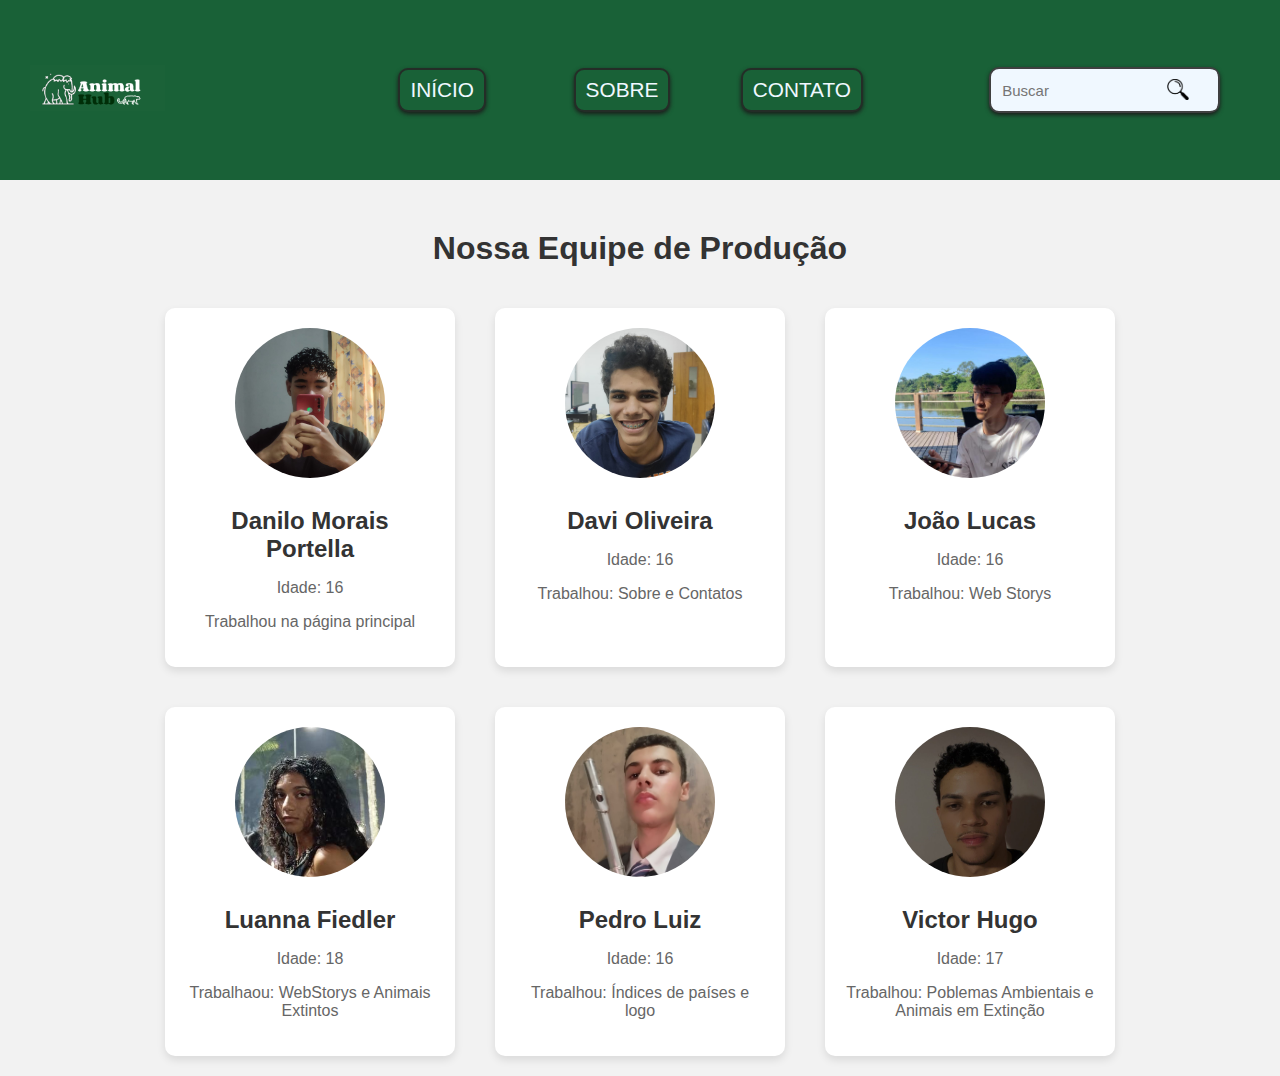
<file: equipe.html>
<!DOCTYPE html>
<html lang="pt-BR">

<head>
  <meta charset="UTF-8">
  <meta name="viewport" content="width=device-width, initial-scale=1.0">
  <title>Nossa Equipe de Produção</title>
  <link rel="stylesheet" href="css/equipe.css">
  <link rel="stylesheet" href="css/navbar.css">
</head>

<body>

  <header>
    <nav class="navbar flex">
      <div class="logo">
        <img src="img/logo-nav.png" />
      </div>

      <div class="links">
        <ul class="flex">
          <li class="flex-1"><a class="" href="index.html">INÍCIO</a></li>
          <li class="flex-1"><a href="sobre.html">SOBRE</a></li>
          <li class="flex-1"><a href="contatos.html">CONTATO</a></li>
        </ul>
      </div>

      <div class="nav-search">
        <form id="form-search" name="form-search" action="#" class="flex center">
          <input type="text" id="text-search" name="text-search" placeholder="Buscar" />
          <input type="button" id="search-submit" name="search-submit" value="" onclick="submitForm('text-search')" />
        </form>
      </div>
      <div class="">
        <span class="btn-menu" onclick="exibeMenu()"></span>
      </div>
    </nav> 

    <div id="menu" class="menu">
      <ul>
        <li class="menu-item"><a class="" href="index.html">INÍCIO</a></li>
        <li class="menu-item"><a href="sobre.html">SOBRE</a></li>
        <li class="menu-item"><a href="contatos.html">CONTATO</a></li>
      </ul>
      <div class="menu-search">
        <form id="form-menu-search" name="form-menu-search" action="#" class="flex center">
          <input type="text" id="menu-text-search" name="text-search" placeholder="Buscar" />
          <input type="button" id="menu-search-submit" name="search-submit" onclick="submitForm('menu-text-search')"
            value="" />
        </form>

      </div>

    </div>

  </header>
  <div class="container">
    <h1>Nossa Equipe de Produção</h1>
    <div class="team">
      <div class="member">
        <img src="img/danilo-equipe.jpg" alt="Foto do Membro 1">
        <h2>Danilo Morais Portella</h2>
        <p>Idade: 16</p>
        <p> Trabalhou na página principal</p>
      </div>

      <div class="member">
        <img src="img/davi-equipe.png" alt="Foto do Membro 2">
        <h2>Davi Oliveira </h2>
        <p>Idade: 16</p>
        <p>Trabalhou: Sobre e Contatos</p>
      </div>

      <div class="member">
        <img src="img/joao-equipe.png" alt="Foto do Membro 3">
        <h2>João Lucas</h2>
        <p>Idade: 16</p>
        <p>Trabalhou: Web Storys</p>
      </div>

      <div class="member">
        <img src="img/luanna.png" alt="Foto do Membro 4">
        <h2>Luanna Fiedler</h2>
        <p>Idade: 18</p>
        <p>Trabalhaou: WebStorys e Animais Extintos</p>
      </div>

      <div class="member">
        <img src="img/pedro-equipe.jpg" alt="Foto do Membro 5">
        <h2>Pedro Luiz </h2>
        <p>Idade: 16</p>
        <p>Trabalhou: Índices de países e logo</p>
      </div>

      <div class="member">
        <img src="img/victor-equipe.jpg" alt="Foto do Membro 6">
        <h2>Victor Hugo</h2>
        <p>Idade: 17</p>
        <p>Trabalhou: Poblemas Ambientais e Animais em Extinção</p>
      </div>

    </div>
  </div>
</body>

</html>
</file>
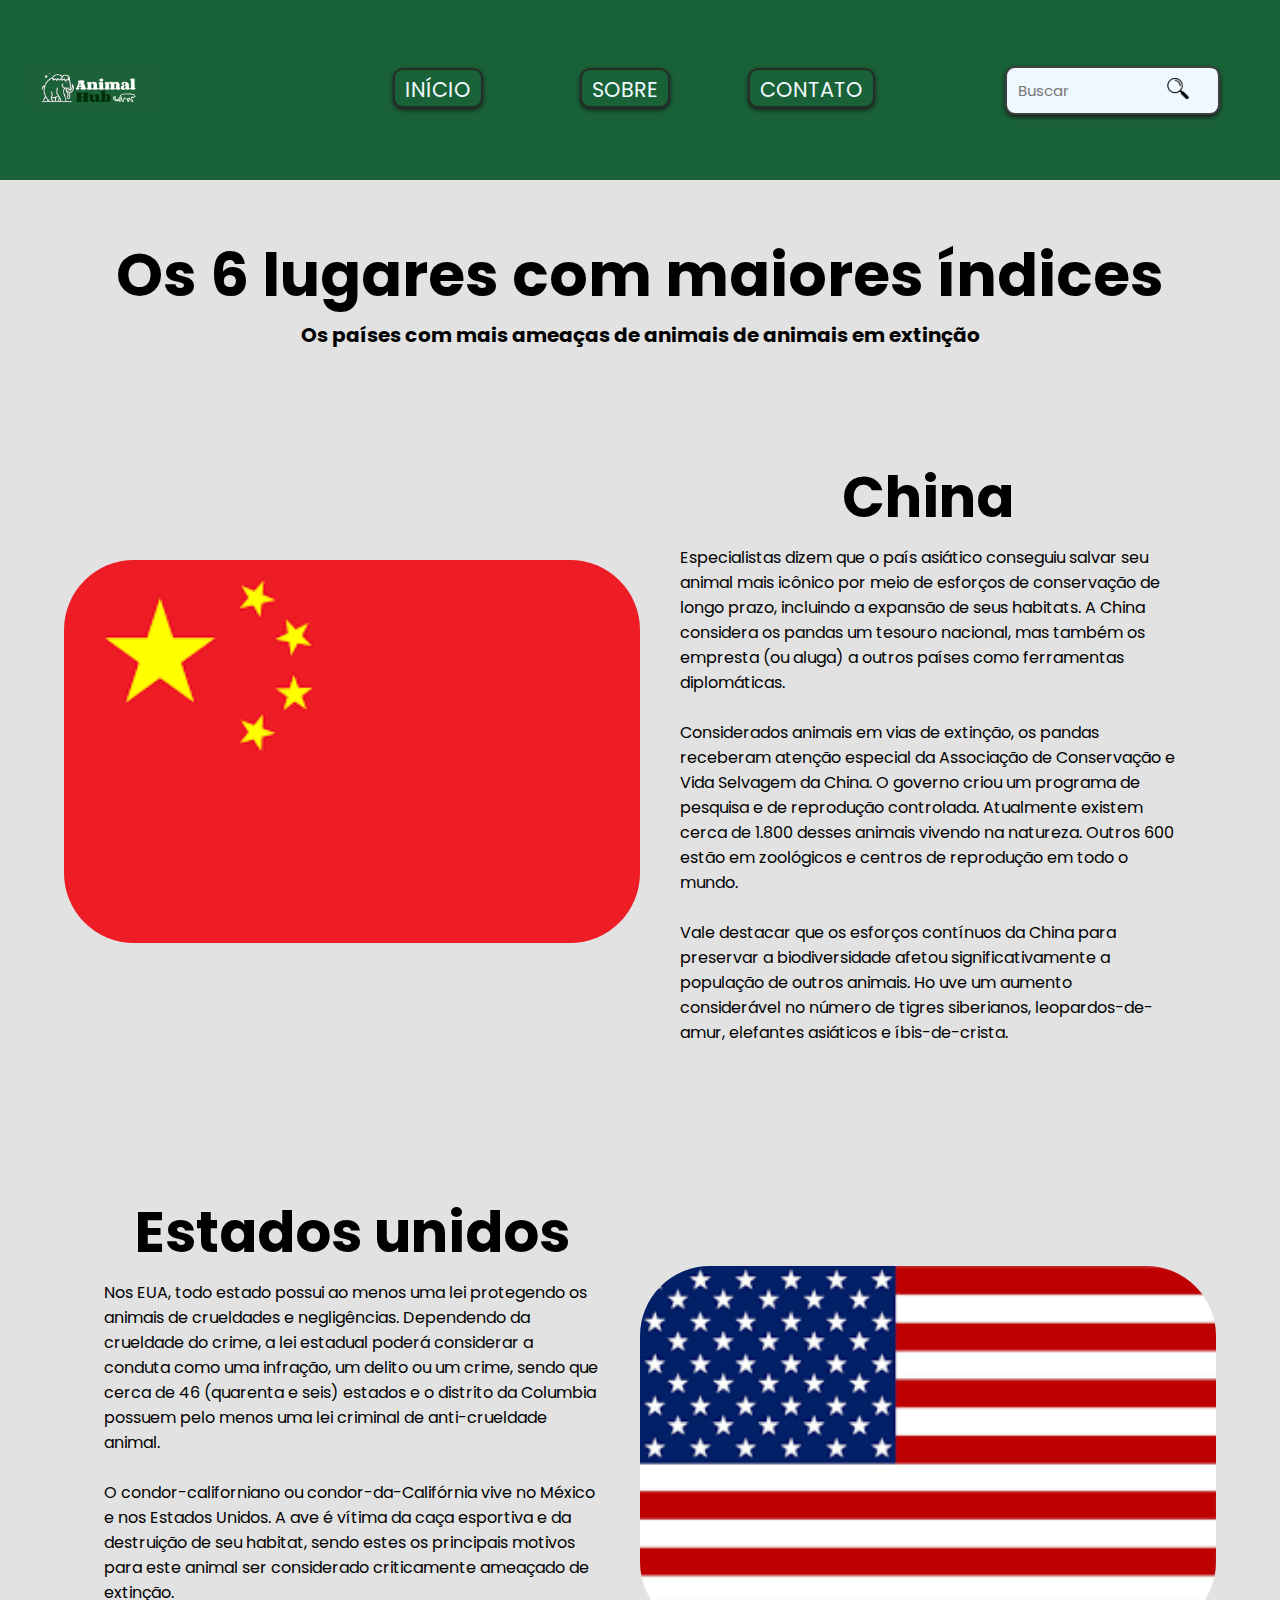
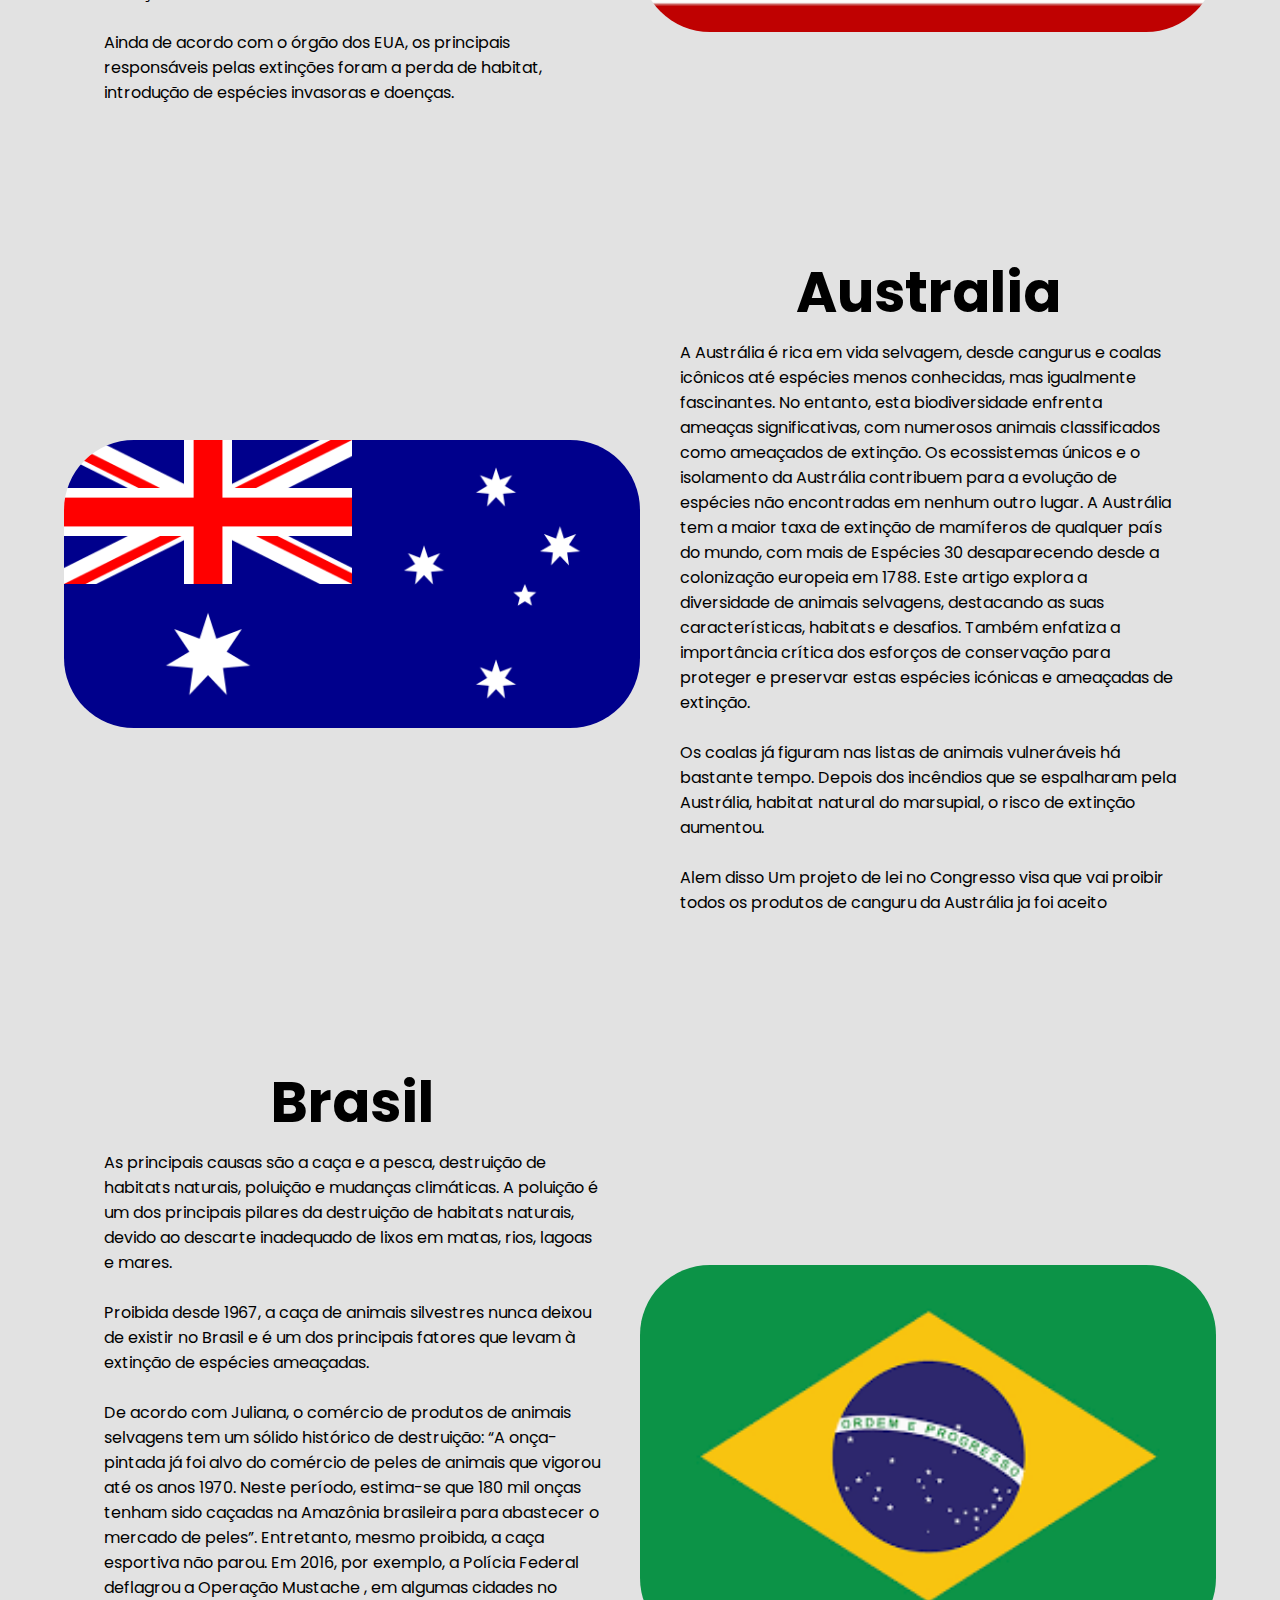
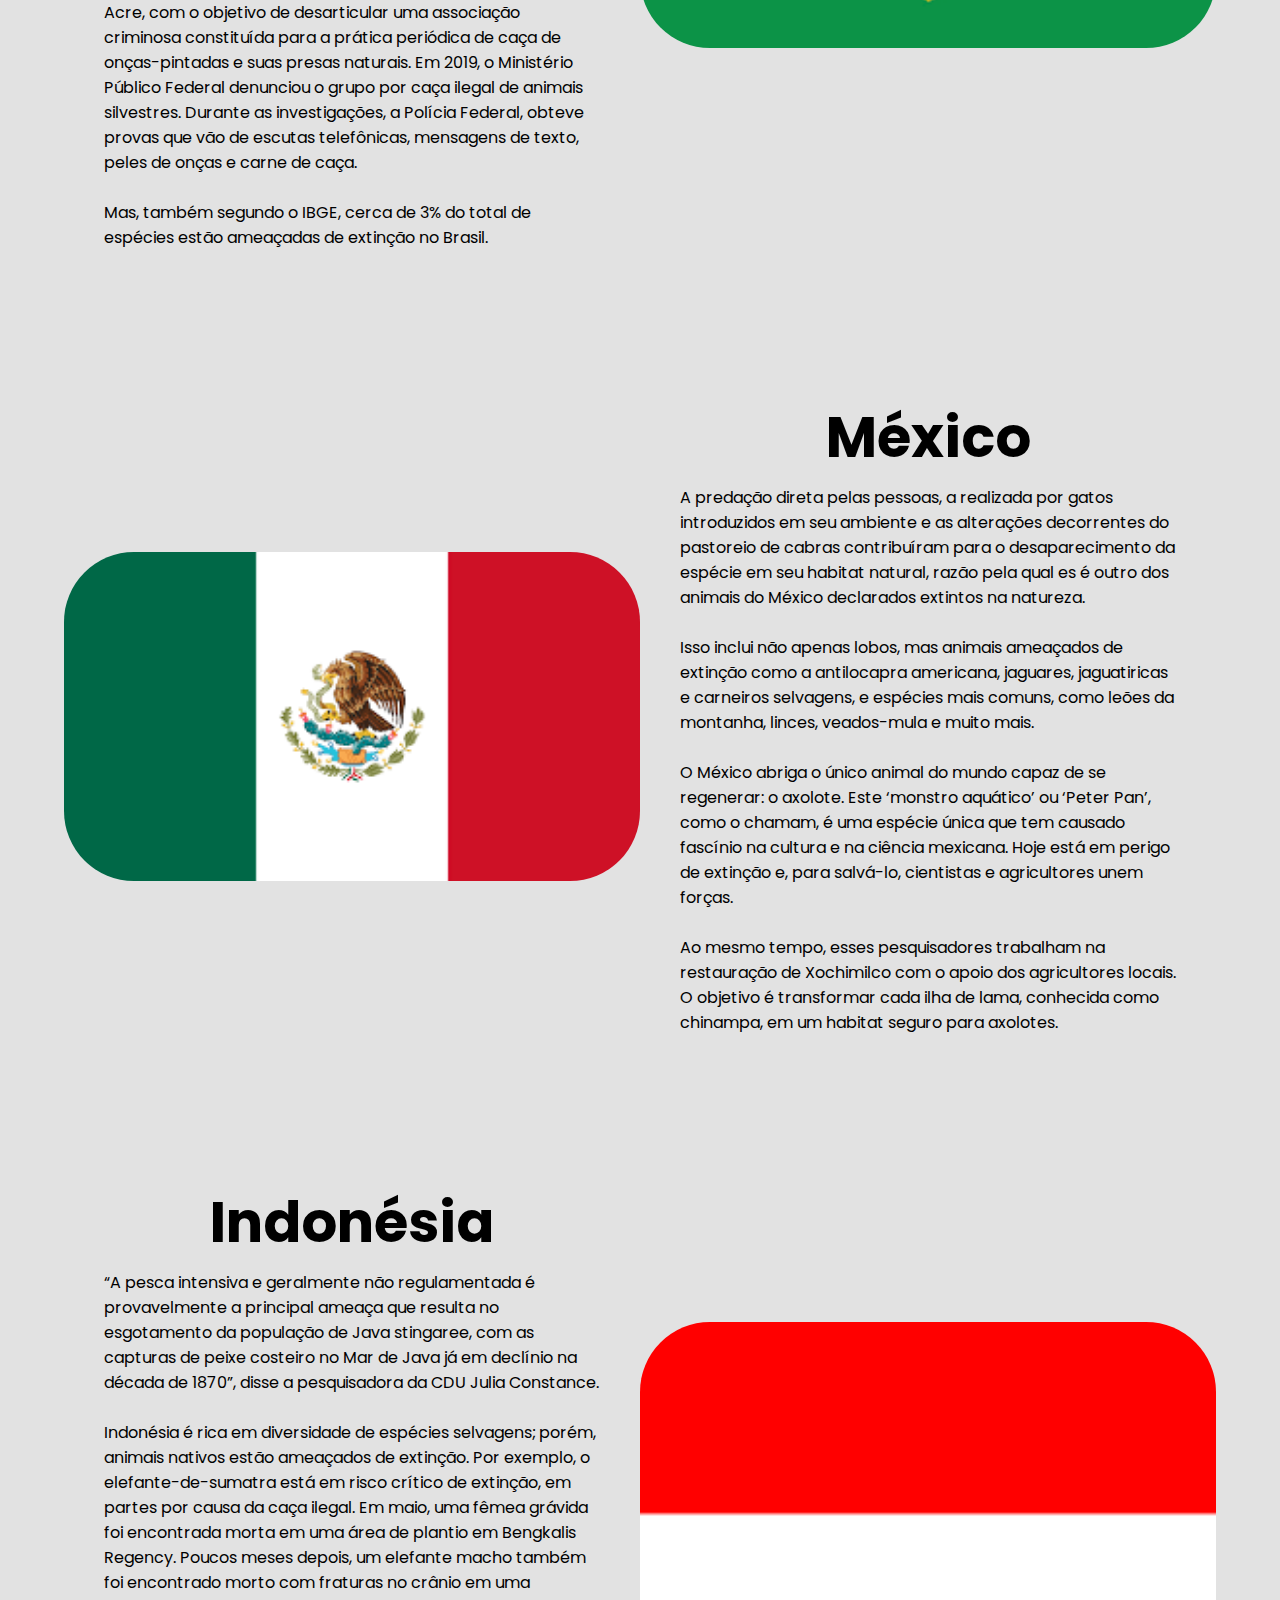
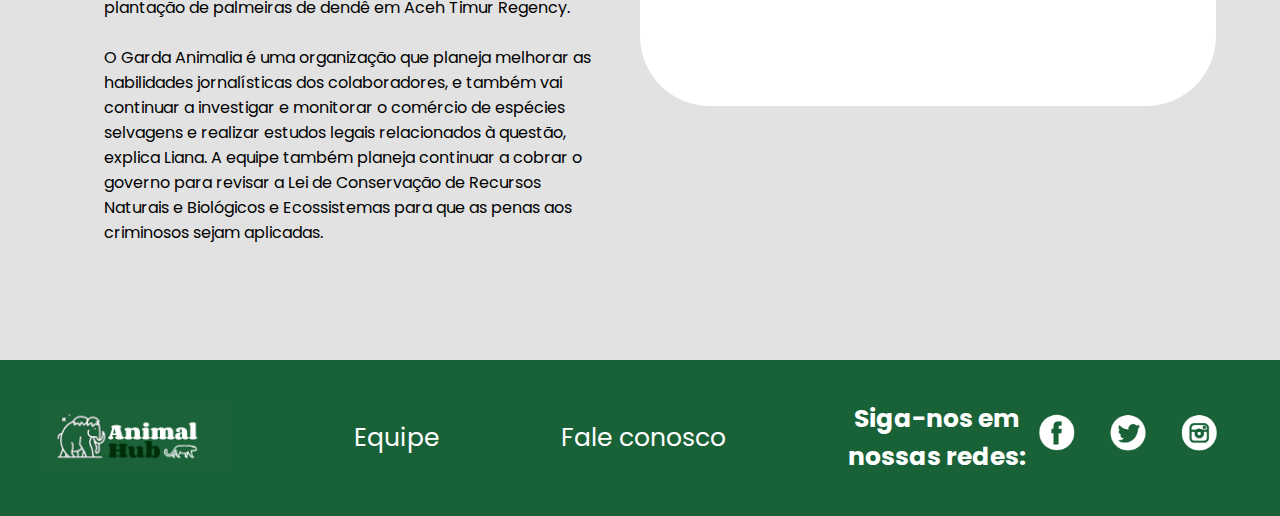
<file: paisesindices.html>
<!DOCTYPE html>
<html lang="en">

<head>
    <meta charset="UTF-8">
    <meta name="viewport" content="width=device-width, initial-scale=1.0">
    <title>Paises Índices</title>
    <link rel="stylesheet" href="css/paises.css">
    <link rel="stylesheet" href="css/navbar.css">
    <link rel="stylesheet" href="css/footer.css">

</head>



<body>
    <div class="box">
        <div class="contaner">

            <!-- Cabeçalho -->
            <header>
                <nav class="navbar flex">
                    <div class="logo">
                        <img src="img/logo-nav.png" />
                    </div>

                    <div class="links">
                        <ul class="flex">
                            <li class="flex-1"><a class="" href="index.html">INÍCIO</a></li>
                            <li class="flex-1"><a href="sobre.html">SOBRE</a></li>
                            <li class="flex-1"><a href="contatos.html">CONTATO</a></li>
                        </ul>
                    </div>

                    <div class="nav-search">
                        <form id="form-search" name="form-search" action="#" class="flex center">
                            <input type="text" id="text-search" name="text-search" placeholder="Buscar" />
                            <input type="button" id="search-submit" name="search-submit" value=""
                                onclick="submitForm('text-search')" />
                        </form>
                    </div>
                    <div class="">
                        <span class="btn-menu" onclick="exibeMenu()"></span>
                    </div>
                </nav>
                <div id="menu" class="menu">
                    <ul>
                        <li class="menu-item"><a class="" href="index.html">INÍCIO</a></li>
                        <li class="menu-item"><a href="sobre.html">SOBRE</a></li>
                        <li class="menu-item"><a href="contatos.html">CONTATO</a></li>
                    </ul>
                    <div class="menu-search">
                        <form id="form-menu-search" name="form-menu-search" action="#" class="flex center">
                            <input type="text" id="menu-text-search" name="text-search" placeholder="Buscar" />
                            <input type="button" id="menu-search-submit" name="search-submit"
                                onclick="submitForm('menu-text-search')" value="" />
                        </form>
                    </div>
                </div>
            </header>
            <br><br>
            <h1>Os 6 lugares com maiores índices</h1>
            <h3>Os países com mais ameaças de animais de animais em extinção</h3>
            <br><br><br>
            <!--animal 1-->
            <section class="faca-mais">
                <div class="container">
                    <div class="faca-mais-img">
                        <img class="logofacamais" src="img/bnchina.png" alt="">
                    </div>
                    <div class="faca-mais-text">
                        <h3>China</h3>
                        <p>Especialistas dizem que o país asiático conseguiu salvar seu animal mais icônico por meio de
                            esforços de
                            conservação de longo prazo, incluindo a expansão de seus habitats. A China considera os
                            pandas um
                            tesouro nacional, mas também os empresta (ou aluga) a outros países como ferramentas
                            diplomáticas.
                            <br><br>
                            Considerados animais em vias de extinção, os pandas receberam atenção especial da Associação
                            de
                            Conservação e Vida Selvagem da China. O governo criou um programa de pesquisa e de
                            reprodução
                            controlada. Atualmente existem cerca de 1.800 desses animais vivendo na natureza. Outros 600
                            estão em
                            zoológicos e centros de reprodução em todo o mundo.
                            <br><br>
                            Vale destacar que os esforços contínuos da China para preservar a biodiversidade afetou
                            significativamente a população de outros animais. Ho uve um aumento considerável no número
                            de tigres
                            siberianos, leopardos-de-amur, elefantes asiáticos e íbis-de-crista.
                        </p>


                    </div>
                </div>
            </section>
            <br><br><br>
            <!--animal 2-->
            <section class="faca-mais">
                <div class="container">
                    <div class="faca-mais-text">
                        <h3>Estados unidos</h3>
                        <p>Nos EUA, todo estado possui ao menos uma lei protegendo os animais de crueldades e
                            negligências.
                            Dependendo da crueldade do crime, a lei estadual poderá considerar a conduta como uma
                            infração, um
                            delito ou um crime, sendo que cerca de 46 (quarenta e seis) estados e o distrito da Columbia
                            possuem
                            pelo menos uma lei criminal de anti-crueldade animal.
                            <br><br>
                            O condor-californiano ou condor-da-Califórnia vive no México e nos Estados Unidos. A ave é
                            vítima da
                            caça esportiva e da destruição de seu habitat, sendo estes os principais motivos para este
                            animal ser
                            considerado criticamente ameaçado de extinção.
                            <br><br>
                            Ainda de acordo com o órgão dos EUA, os principais responsáveis pelas extinções foram a
                            perda de
                            habitat, introdução de espécies invasoras e doenças.
                        </p>

                    </div>
                    <div class="faca-mais-img">
                        <img class="logofacamais" src="img/bdEUA.png" alt="">
                    </div>
                </div>
            </section>
            <br><br><br>
            <!--animal 3-->
            <section class="faca-mais">
                <div class="container">
                    <div class="faca-mais-img">
                        <img class="logofacamais" src="img/bd-australia2.png" alt="">
                    </div>
                    <div class="faca-mais-text">
                        <h3>Australia</h3>
                        <p> A Austrália é rica em vida selvagem, desde cangurus e coalas icônicos até espécies menos
                            conhecidas, mas
                            igualmente fascinantes. No entanto, esta biodiversidade enfrenta ameaças significativas, com
                            numerosos
                            animais classificados como ameaçados de extinção. Os ecossistemas únicos e o isolamento da
                            Austrália
                            contribuem para a evolução de espécies não encontradas em nenhum outro lugar. A Austrália
                            tem a maior
                            taxa de extinção de mamíferos de qualquer país do mundo, com mais de Espécies 30
                            desaparecendo desde a
                            colonização europeia em 1788. Este artigo explora a diversidade de animais selvagens,
                            destacando as suas
                            características, habitats e desafios. Também enfatiza a importância crítica dos esforços de
                            conservação
                            para proteger e preservar estas espécies icónicas e ameaçadas de extinção.
                            <br><br>
                            Os coalas já figuram nas listas de animais vulneráveis há bastante tempo. Depois dos
                            incêndios que se
                            espalharam pela Austrália, habitat natural do marsupial, o risco de extinção aumentou.
                            <br><br>
                            Alem disso Um projeto de lei no Congresso visa que vai proibir todos os produtos de canguru
                            da Austrália
                            ja foi aceito
                        </p>

                    </div>
                </div>
            </section>
            <br><br><br>
            <!--animal 4-->
            <section class="faca-mais">
                <div class="container">
                    <div class="faca-mais-text">
                        <h3>Brasil</h3>
                        <p>As principais causas são a caça e a pesca, destruição de habitats naturais, poluição e
                            mudanças
                            climáticas. A poluição é um dos principais pilares da destruição de habitats naturais,
                            devido ao
                            descarte inadequado de lixos em matas, rios, lagoas e mares.
                            <br><br>
                            Proibida desde 1967, a caça de animais silvestres nunca deixou de existir no Brasil e é um
                            dos
                            principais fatores que levam à extinção de espécies ameaçadas.
                            <br><br>
                            De acordo com Juliana, o comércio de produtos de animais selvagens tem um sólido histórico
                            de
                            destruição: “A onça-pintada já foi alvo do comércio de peles de animais que vigorou até os
                            anos 1970.
                            Neste período, estima-se que 180 mil onças tenham sido caçadas na Amazônia brasileira para
                            abastecer o
                            mercado de peles”. Entretanto, mesmo proibida, a caça esportiva não parou. Em 2016, por
                            exemplo, a
                            Polícia Federal deflagrou a Operação Mustache , em algumas cidades no Acre, com o objetivo
                            de
                            desarticular uma associação criminosa constituída para a prática periódica de caça de
                            onças-pintadas e
                            suas presas naturais. Em 2019, o Ministério Público Federal denunciou o grupo por caça
                            ilegal de animais
                            silvestres. Durante as investigações, a Polícia Federal, obteve provas que vão de escutas
                            telefônicas,
                            mensagens de texto, peles de onças e carne de caça.
                            <br><br>
                            Mas, também segundo o IBGE, cerca de 3% do total de espécies estão ameaçadas de extinção no
                            Brasil.
                        </p>

                    </div>
                    <div class="faca-mais-img">
                        <img class="logofacamais" src="img/bdbrasil.png" alt="">
                    </div>
                </div>
            </section>
            <br><br><br>
            <!--animal 6-->
            <section class="faca-mais">
                <div class="container">
                    <div class="faca-mais-img">
                        <img class="logofacamais" src="img/bdmexico.png" alt="">
                    </div>
                    <div class="faca-mais-text">
                        <h3>México</h3>
                        <p> A predação direta pelas pessoas, a realizada por gatos introduzidos em seu ambiente e as
                            alterações
                            decorrentes do pastoreio de cabras contribuíram para o desaparecimento da espécie em seu
                            habitat
                            natural, razão pela qual es é outro dos animais do México declarados extintos na natureza.
                            <br><br>
                            Isso inclui não apenas lobos, mas animais ameaçados de extinção como a antilocapra
                            americana, jaguares,
                            jaguatiricas e carneiros selvagens, e espécies mais comuns, como leões da montanha, linces,
                            veados-mula
                            e muito mais.
                            <br><br>
                            O México abriga o único animal do mundo capaz de se regenerar: o axolote. Este ‘monstro
                            aquático’ ou
                            ‘Peter Pan’, como o chamam, é uma espécie única que tem causado fascínio na cultura e na
                            ciência
                            mexicana. Hoje está em perigo de extinção e, para salvá-lo, cientistas e agricultores unem
                            forças.
                            <br><br>
                            Ao mesmo tempo, esses pesquisadores trabalham na restauração de Xochimilco com o apoio dos
                            agricultores
                            locais. O objetivo é transformar cada ilha de lama, conhecida como chinampa, em um habitat
                            seguro para
                            axolotes.
                        </p>

                    </div>
                </div>
            </section>
            <br><br><br>
            <!--animal 7-->
            <section class="faca-mais">
                <div class="container">
                    <div class="faca-mais-text">
                        <h3>Indonésia</h3>
                        <p> “A pesca intensiva e geralmente não regulamentada é provavelmente a principal ameaça que
                            resulta no
                            esgotamento da população de Java stingaree, com as capturas de peixe costeiro no Mar de Java
                            já em
                            declínio na década de 1870”, disse a pesquisadora da CDU Julia Constance.
                            <br>
                            <br>
                            Indonésia é rica em diversidade de espécies selvagens; porém, animais nativos estão
                            ameaçados de
                            extinção. Por exemplo, o elefante-de-sumatra está em risco crítico de extinção, em partes
                            por causa da
                            caça ilegal. Em maio, uma fêmea grávida foi encontrada morta em uma área de plantio em
                            Bengkalis
                            Regency. Poucos meses depois, um elefante macho também foi encontrado morto com fraturas no
                            crânio em
                            uma plantação de palmeiras de dendê em Aceh Timur Regency.
                            <br>
                            <br>
                            O Garda Animalia é uma organização que planeja melhorar as habilidades jornalísticas dos
                            colaboradores,
                            e também vai continuar
                            a investigar e monitorar o comércio de espécies selvagens e realizar estudos legais
                            relacionados à
                            questão, explica Liana. A equipe também planeja continuar a cobrar o governo para revisar a
                            Lei de
                            Conservação de Recursos Naturais e Biológicos e Ecossistemas para que as penas aos
                            criminosos sejam
                            aplicadas.
                        </p>

                    </div>
                    <div class="faca-mais-img">
                        <img class="logofacamais" src="img/bdindonesia.png" alt="">
                    </div>
                </div>
            </section>
            <br><br><br>


            <footer>
                <div class="rodape">
                    <div>
                        <a href="index.html"><img class="footer-image" src="img/logo-nav.png" alt="logo" /></a>
                    </div>
    
                    <div>
                      <a href="equipe.html"><p>Equipe</p></a>  
                    </div>
    
                    <div>
                       <a href="cont.html"> <p>Fale conosco</p></a>
                    </div>
    
                    <div>
                        <h2>
                            Siga-nos em<br />
                            nossas redes:
                        </h2>
                        <ul class="medias-sociais">
                            <li>
                                <a class="facebook" href="https://facebook.com"></a>
                            </li>
                            <li>
                                <a class="twitter" href="https://twitter.com"></a>
                            </li>
                            <li>
                                <a class="instagram" href="https://instagram.com"></a>
                            </li>
                        </ul>
                    </div>
                </div>
    
            </footer>
        </div>
    </div>

    <script type="text/javascript" src="js/navbar.js"></script>

</html>
</file>
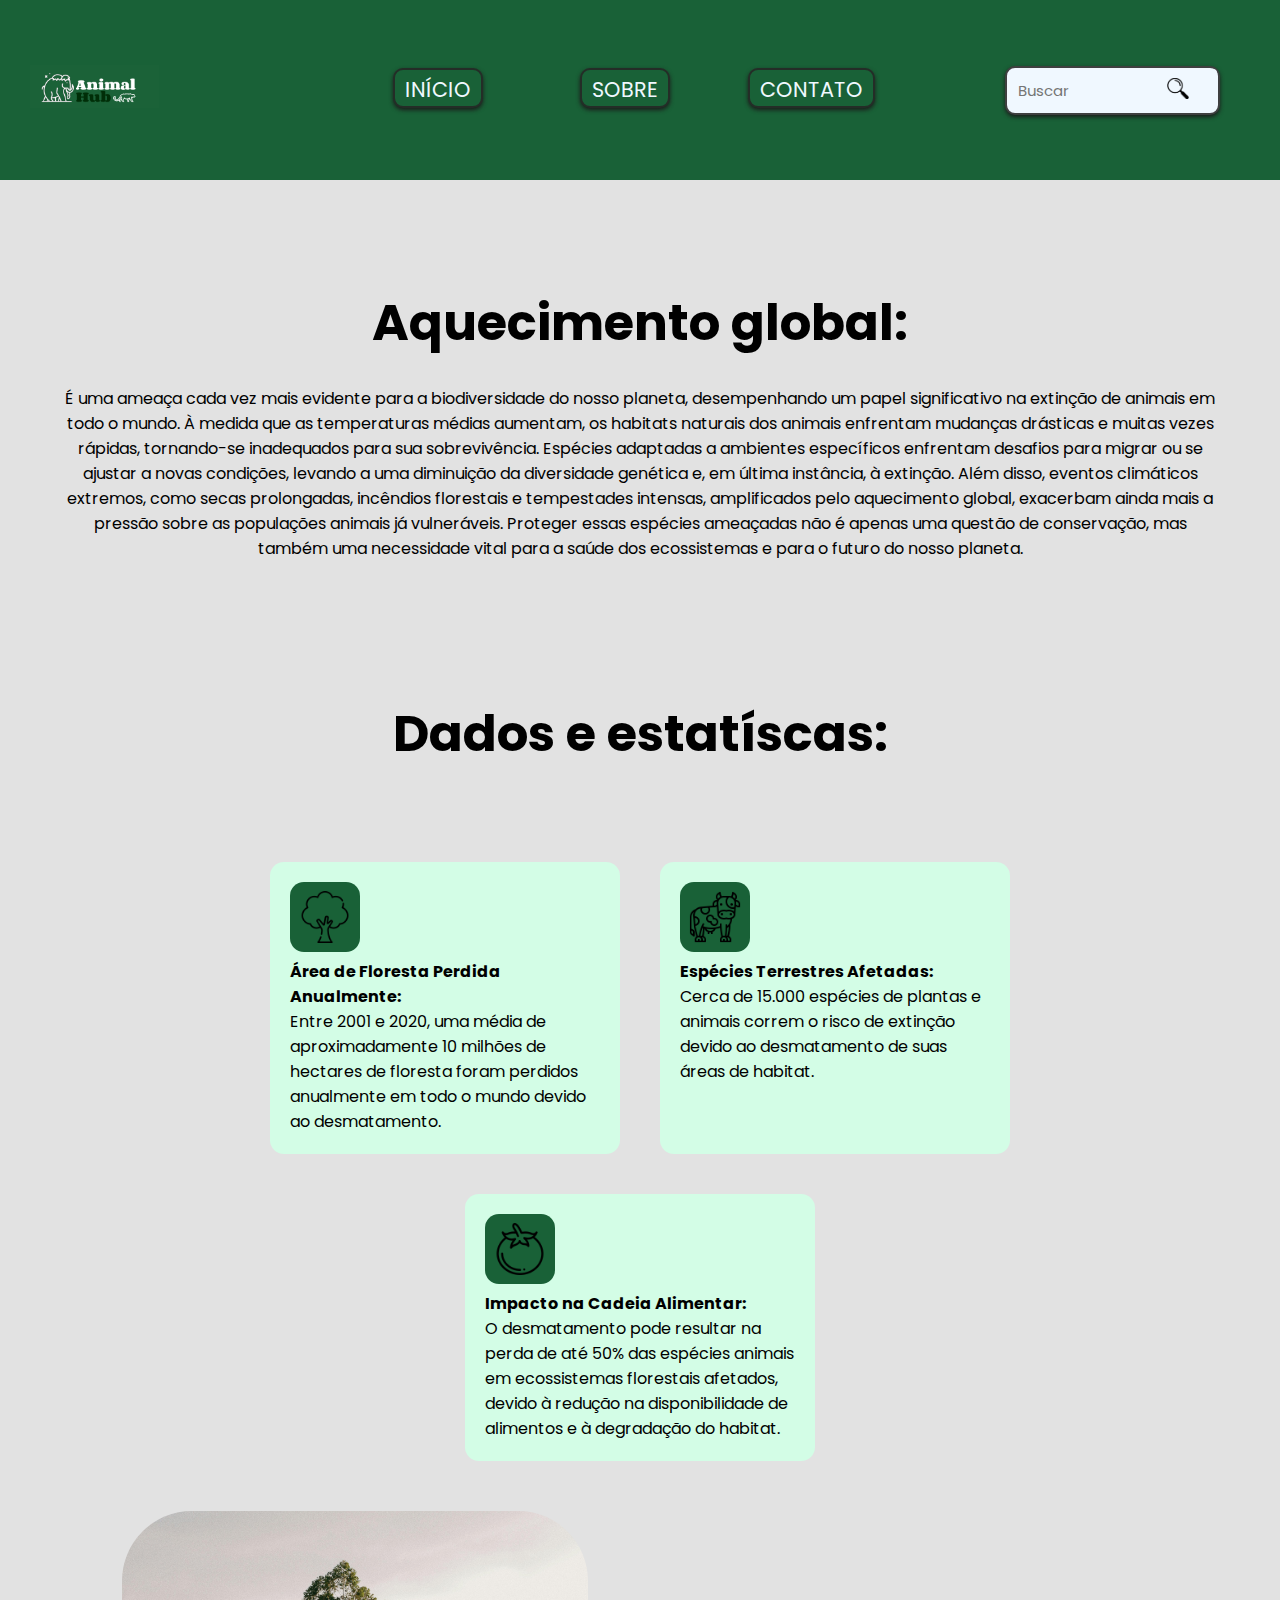
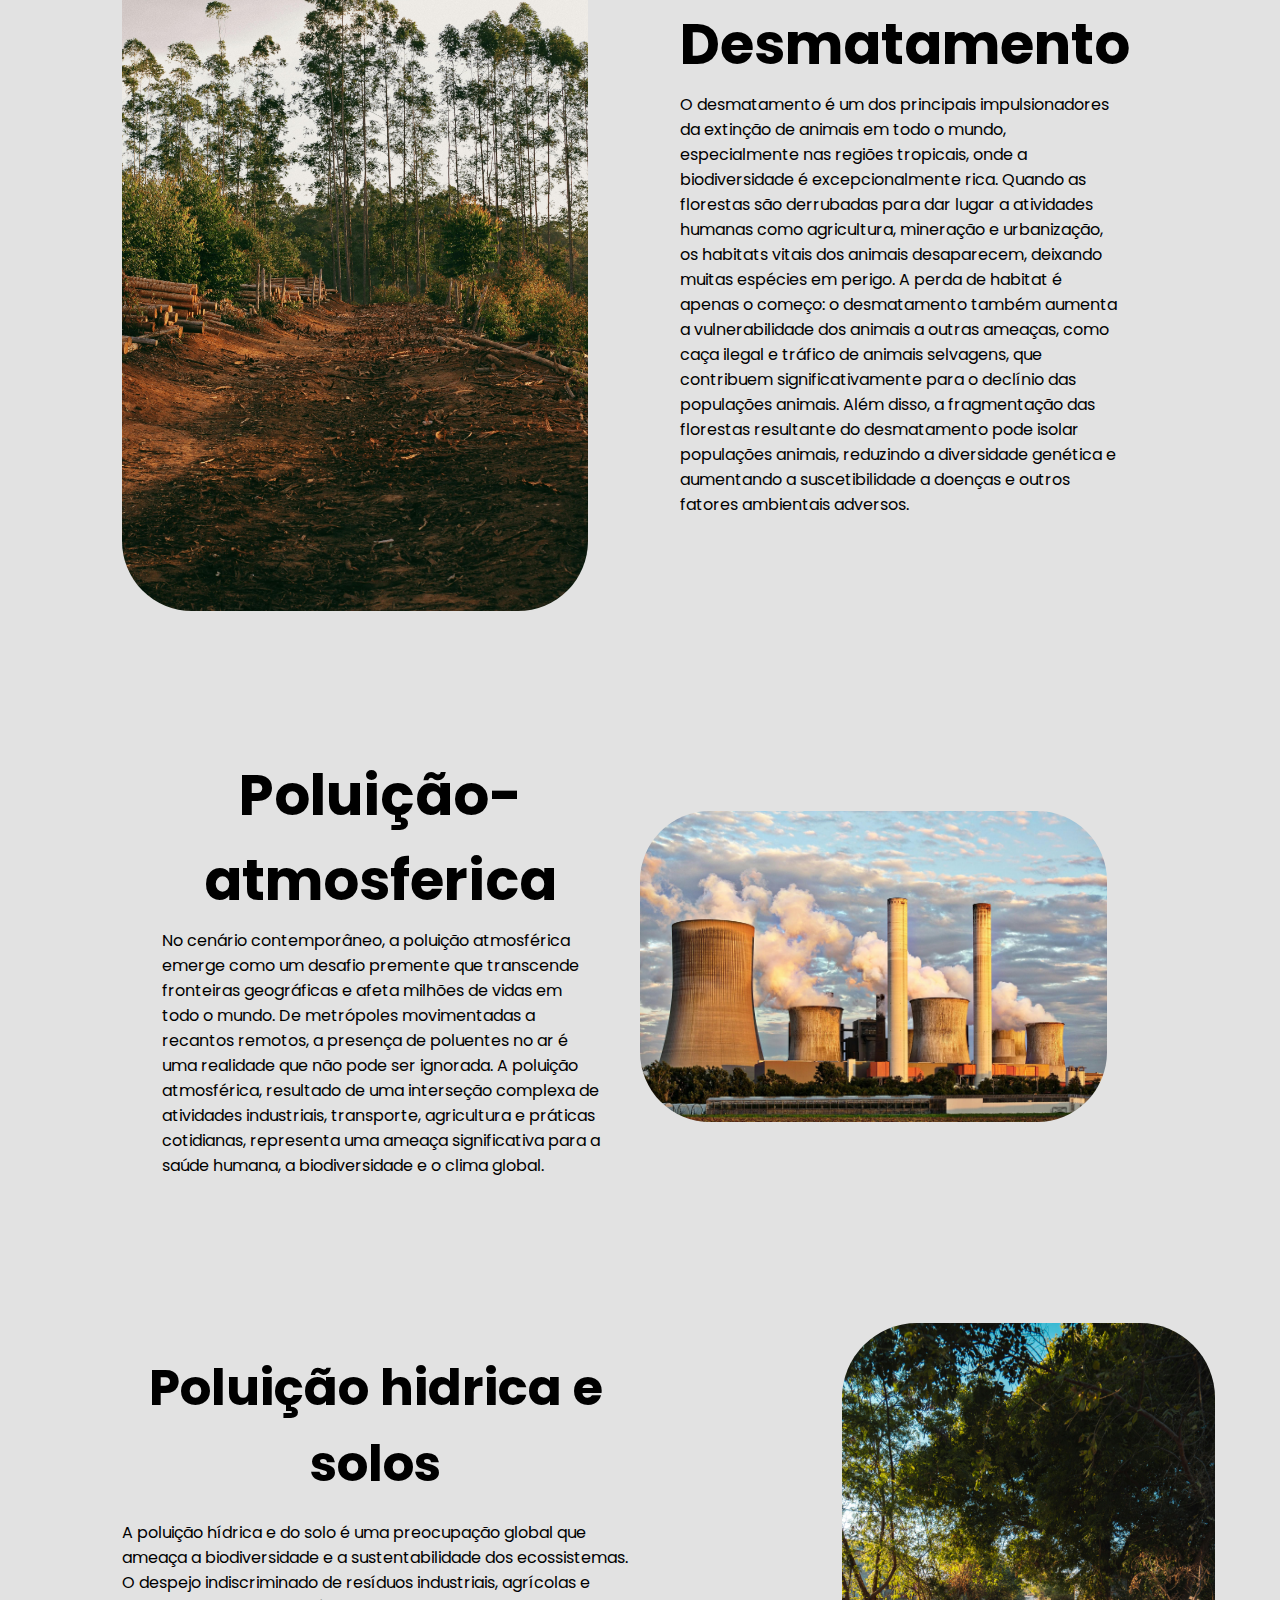
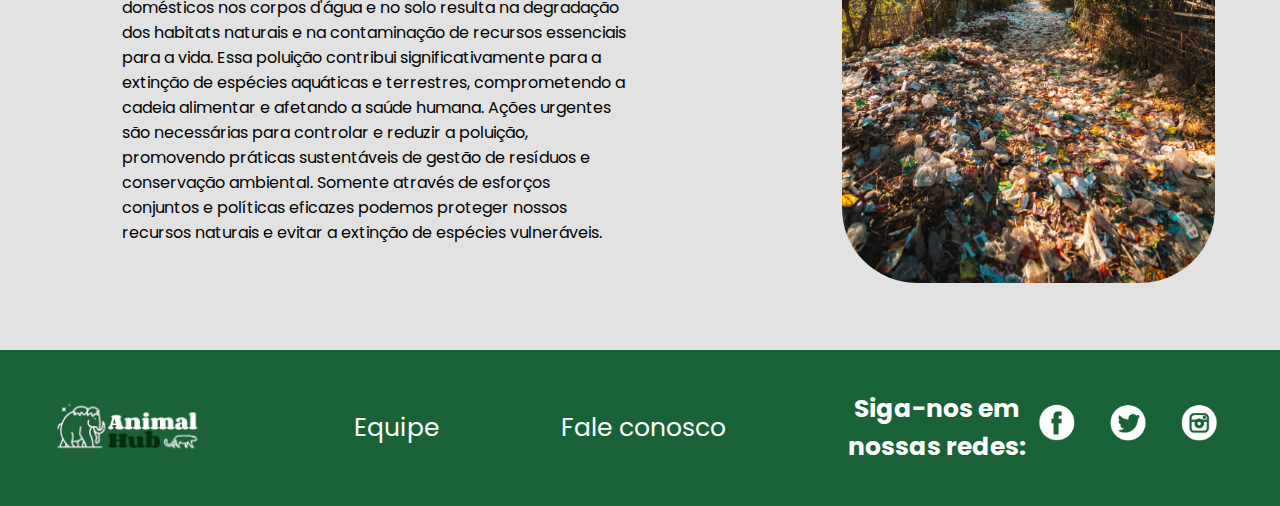
<file: poblemasambientais.html>
<!DOCTYPE html>
<html lang="en">

<head>
    <meta charset="UTF-8">
    <meta name="viewport" content="width=device-width, initial-scale=1.0">
    <link href='https://unpkg.com/boxicons@2.1.4/css/boxicons.min.css' rel='stylesheet'>
    <title>Problemas Ambientais</title>

    <link rel="stylesheet" href="css/animais.css">
    <link rel="stylesheet" href="css/navbar.css">
    <link rel="stylesheet" href="css/footer.css">
</head>



<body>
    <div class="box">
        <div class="contaner">

            <!-- Cabeçalho -->
            <header>
                <nav class="navbar flex">
                    <div class="logo">
                        <img src="img/logo-nav.png" />
                    </div>

                    <div class="links">
                        <ul class="flex">
                            <li class="flex-1"><a class="" href="index.html">INÍCIO</a></li>
                            <li class="flex-1"><a href="sobre.html">SOBRE</a></li>
                            <li class="flex-1"><a href="contatos.html">CONTATO</a></li>
                        </ul>
                    </div>

                    <div class="nav-search">
                        <form id="form-search" name="form-search" action="#" class="flex center">
                            <input type="text" id="text-search" name="text-search" placeholder="Buscar" />
                            <input type="button" id="search-submit" name="search-submit" value=""
                                onclick="submitForm('text-search')" />
                        </form>
                    </div>
                    <div class="">
                        <span class="btn-menu" onclick="exibeMenu()"></span>
                    </div>
                </nav>
                <div id="menu" class="menu">
                    <ul>
                        <li class="menu-item"><a class="" href="index.html">INÍCIO</a></li>
                        <li class="menu-item"><a href="sobre.html">SOBRE</a></li>
                        <li class="menu-item"><a href="contatos.html">CONTATO</a></li>
                    </ul>
                    <div class="menu-search">
                        <form id="form-menu-search" name="form-menu-search" action="#" class="flex center">
                            <input type="text" id="menu-text-search" name="text-search" placeholder="Buscar" />
                            <input type="button" id="menu-search-submit" name="search-submit"
                                onclick="submitForm('menu-text-search')" value="" />
                        </form>
                    </div>
                </div>
            </header>

            <br><br><br>
            <section class="clientes">
                <div class="container">
                    <h3>Aquecimento global: </h3><br>
                    <p class="vai"> É uma ameaça cada vez mais evidente para a biodiversidade do nosso planeta,
                        desempenhando um papel
                        significativo na extinção de animais em todo o mundo. À medida que as temperaturas médias
                        aumentam, os
                        habitats naturais dos animais enfrentam mudanças drásticas e muitas vezes rápidas, tornando-se
                        inadequados
                        para sua sobrevivência. Espécies adaptadas a ambientes específicos enfrentam desafios para
                        migrar ou se
                        ajustar a novas condições, levando a uma diminuição da diversidade genética e, em última
                        instância, à
                        extinção. Além disso, eventos climáticos extremos, como secas prolongadas, incêndios florestais
                        e
                        tempestades intensas, amplificados pelo aquecimento global, exacerbam ainda mais a pressão sobre
                        as
                        populações animais já vulneráveis. Proteger essas espécies ameaçadas não é apenas uma questão de
                        conservação, mas também uma necessidade vital para a saúde dos ecossistemas e para o futuro do
                        nosso
                        planeta.</p>


                </div>
            </section><br><br><br>



            <section class="servicos">
                <div class="container">
                    <h3>Dados e estatíscas:</h3>
                    <br><br>
                    <!--começo cards-->
                    <div class="rows-cards">
                        <!--começo card 1-->
                        <div class="rows-card-item">
                            <img src="img/arvore.png" alt="">
                            <p class="nome-servico"><strong>Área de Floresta Perdida Anualmente:</strong></p>
                            <p class="descricao-ser">
                                Entre 2001 e 2020, uma média de aproximadamente 10 milhões de hectares de floresta foram
                                perdidos anualmente em todo o mundo devido ao desmatamento.
                            </p>
                        </div>
                        <!--fechamento card 1-->
                        <!--começo card 2-->
                        <div class="rows-card-item">
                            <img src="img/vaca.png" alt="">
                            <p class="nome-servico"><strong>Espécies Terrestres Afetadas: </strong></p>
                            <p class="descricao-ser">
                                Cerca de 15.000 espécies de plantas e animais correm o risco de extinção devido ao
                                desmatamento
                                de suas áreas de habitat.
                            </p>
                        </div>
                        <!--fechamento card 2-->
                        <!--começo card 3-->
                        <div class="rows-card-item">
                            <img src="img/tomate.png" alt="">
                            <p class="nome-servico"><strong>Impacto na Cadeia Alimentar:</strong></p>
                            <p class="descricao-ser">
                                O desmatamento pode resultar na perda de até 50% das espécies animais em ecossistemas
                                florestais
                                afetados, devido à redução na disponibilidade de alimentos e à degradação do habitat.
                            </p>
                        </div>
                        <!--fechamento card 3-->

                        <br><br><br><br>



                        <!--animal 1-->
                        <section class="faca-mais">
                            <div class="container">
                                <div class="faca-mais-img">
                                    <img class="logofacamais" src="img/pexels-oandremoura-2532064.jpg" alt="">
                                </div>
                                <div class="faca-mais-text">
                                    <h3>Desmatamento</h3>
                                    <p> O desmatamento é um dos principais impulsionadores da extinção de animais em
                                        todo o mundo, especialmente nas regiões tropicais, onde a biodiversidade é
                                        excepcionalmente rica. Quando as florestas são derrubadas para dar lugar a
                                        atividades humanas como agricultura, mineração e urbanização, os habitats vitais
                                        dos animais desaparecem, deixando muitas espécies em perigo. A perda de habitat
                                        é apenas o começo: o desmatamento também aumenta a vulnerabilidade dos animais a
                                        outras ameaças, como caça ilegal e tráfico de animais selvagens, que contribuem
                                        significativamente para o declínio das populações animais. Além disso, a
                                        fragmentação das florestas resultante do desmatamento pode isolar populações
                                        animais, reduzindo a diversidade genética e aumentando a suscetibilidade a
                                        doenças e outros fatores ambientais adversos.

                                    </p>

                                </div>
                            </div>
                        </section>
                        <br><br><br>
                        <!--animal 2-->
                        <section class="faca-mais">
                            <div class="container">
                                <div class="faca-mais-text">
                                    <h3>Poluição-atmosferica</h3>
                                    <p>No cenário contemporâneo, a poluição atmosférica emerge como um desafio premente
                                        que transcende fronteiras
                                        geográficas e afeta milhões de vidas em todo o mundo. De metrópoles movimentadas
                                        a recantos remotos, a
                                        presença de poluentes no ar é uma realidade que não pode ser ignorada. A
                                        poluição atmosférica, resultado de
                                        uma interseção complexa de atividades industriais, transporte, agricultura e
                                        práticas cotidianas, representa
                                        uma ameaça significativa para a saúde humana, a biodiversidade e o clima global.
                                    </p>

                                </div>
                                <div class="faca-mais-img">
                                    <img class="logofacamais" src="img/pexels-pixabay-459728.jpg" alt="">
                                </div>
                            </div>
                        </section>
                        <br><br><br>

                        <section class="sobre">
                            <div class="container">
                                <div class="sobre-text">
                                    <h3>Poluição hidrica e solos</h3>
                                    <p>
                                        A poluição hídrica e do solo é uma preocupação global que ameaça a
                                        biodiversidade e a sustentabilidade dos ecossistemas. O despejo indiscriminado
                                        de resíduos industriais, agrícolas e domésticos nos corpos d'água e no solo
                                        resulta na degradação dos habitats naturais e na contaminação de recursos
                                        essenciais para a vida. Essa poluição contribui significativamente para a
                                        extinção de espécies aquáticas e terrestres, comprometendo a cadeia alimentar e
                                        afetando a saúde humana. Ações urgentes são necessárias para controlar e reduzir
                                        a poluição, promovendo práticas sustentáveis de gestão de resíduos e conservação
                                        ambiental. Somente através de esforços conjuntos e políticas eficazes podemos
                                        proteger nossos recursos naturais e evitar a extinção de espécies vulneráveis.


                                    </p>

                                </div>
                                <div class="sobre-img">
                                    <img src="img/pexels-stijn-dijkstra-1306815-2583836.jpg" style="margin-left: 150px"
                                        alt="Sobre">
                                </div>
                            </div>
                    </div>
            </section>

            <footer>
                <div class="rodape">
                    <div>
                        <a href="index.html"><img class="footer-image" src="img/logo-nav.png" alt="logo" /></a>
                    </div>

                    <div>
                        <a href="equipe.html">
                            <p>Equipe</p>
                        </a>
                    </div>

                    <div>
                        <a href="cont.html">
                            <p>Fale conosco</p>
                        </a>
                    </div>

                    <div>
                        <h2>
                            Siga-nos em<br />
                            nossas redes:
                        </h2>
                        <ul class="medias-sociais">
                            <li>
                                <a class="facebook" href="https://facebook.com"></a>
                            </li>
                            <li>
                                <a class="twitter" href="https://twitter.com"></a>
                            </li>
                            <li>
                                <a class="instagram" href="https://instagram.com"></a>
                            </li>
                        </ul>
                    </div>
                </div>

            </footer>
        </div>
    </div>

    <script type="text/javascript" src="js/navbar.js"></script>

</html>
</file>
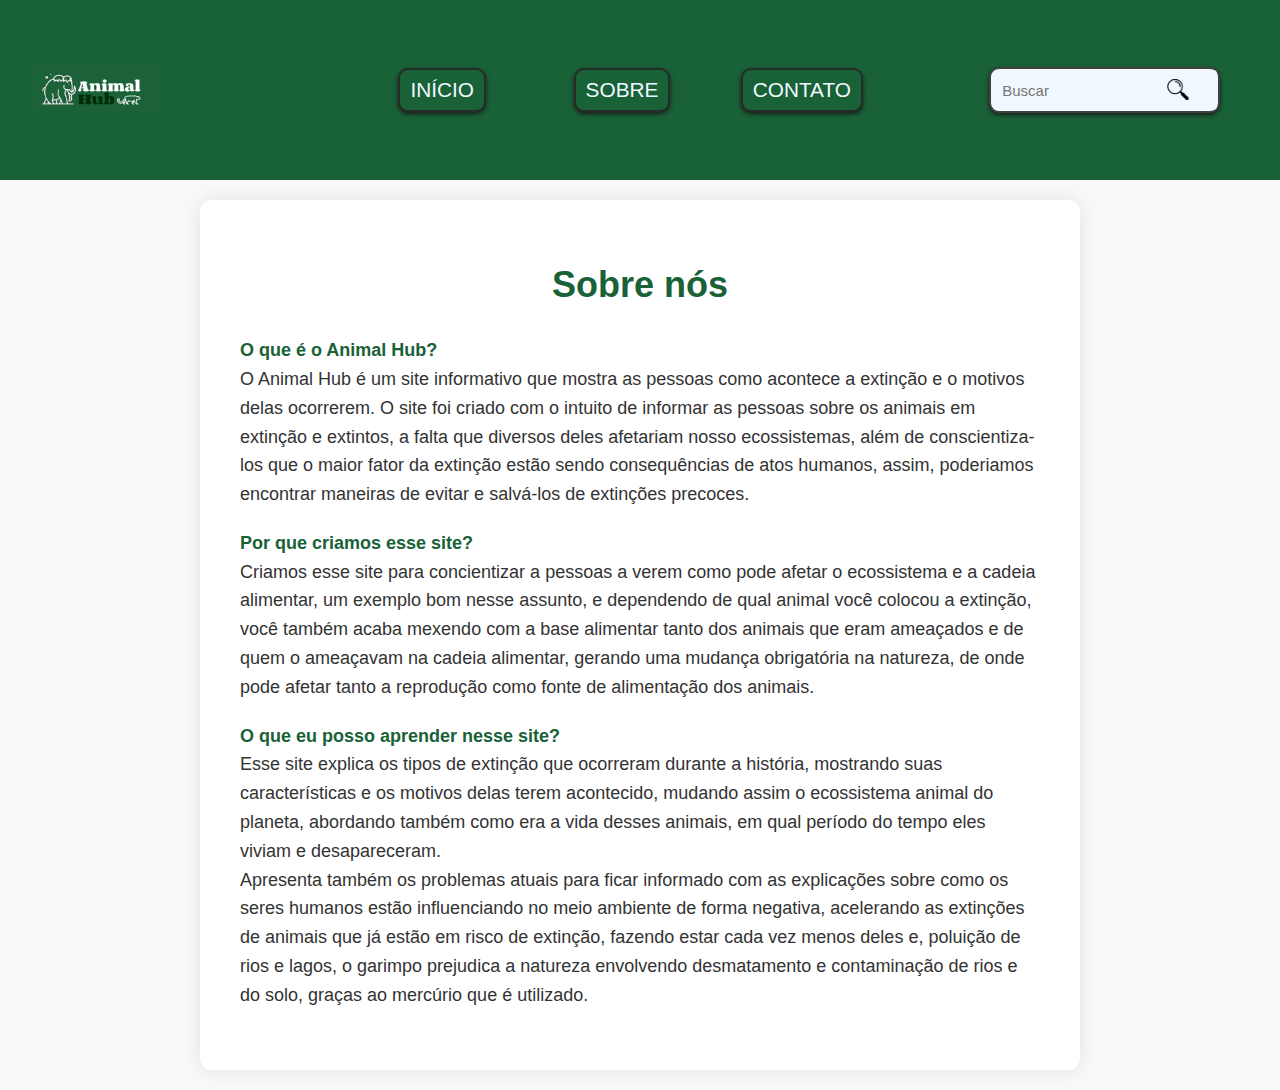
<file: sobre.html>
<!DOCTYPE html>
<html lang="en">

<head>
    <meta charset="UTF-8">
    <meta name="viewport" content="width=device-width, initial-scale=1.0">
    <title>Sobre</title>

    <link rel="stylesheet" href="css/sobre.css">
    <link rel="stylesheet" href="css/navbar.css">
    <link rel="stylesheet" href="css/navbar.css">

</head>

<body>

    <header>
        <nav class="navbar flex">
            <div class="logo">
                <img src="img/logo-nav.png" />
            </div>

            <div class="links">
                <ul class="flex">
                    <li class="flex-1"><a class="" href="index.html">INÍCIO</a></li>
                    <li class="flex-1"><a href="sobre.html">SOBRE</a></li>
                    <li class="flex-1"><a href="cont.html">CONTATO</a></li>
                </ul>
            </div>

            <div class="nav-search">
                <form id="form-search" name="form-search" action="#" class="flex center">
                    <input type="text" id="text-search" name="text-search" placeholder="Buscar" />
                    <input type="button" id="search-submit" name="search-submit" value=""
                        onclick="submitForm('text-search')" />
                </form>
            </div>
            <div class="">
                <span class="btn-menu" onclick="exibeMenu()"></span>
            </div>
        </nav>
        <div id="menu" class="menu">
            <ul>
                <li class="menu-item"><a class="" href="index.html">INÍCIO</a></li>
                <li class="menu-item"><a href="sobre.html">SOBRE</a></li>
                <li class="menu-item"><a href="contatos.html">CONTATO</a></li>
            </ul>
            <div class="menu-search">
                <form id="form-menu-search" name="form-menu-search" action="#" class="flex center">
                    <input type="text" id="menu-text-search" name="text-search" placeholder="Buscar" />
                    <input type="button" id="menu-search-submit" name="search-submit"
                        onclick="submitForm('menu-text-search')" value="" />
                </form>
            </div>
        </div>
    </header>
    <div class="container fadeInUp">


        <h1>Sobre nós</h1>

        <p> <b>O que é o Animal Hub?</b> <br> O Animal Hub é um site informativo que mostra as pessoas como acontece a
            extinção e o motivos delas ocorrerem. O site foi criado com o intuito de informar as pessoas sobre os
            animais em extinção e extintos, a falta que diversos deles afetariam nosso ecossistemas, além de
            conscientiza-los que o maior fator da extinção estão sendo consequências de atos humanos, assim, poderiamos
            encontrar maneiras de evitar e salvá-los de extinções precoces.</p>


        <p> <b>Por que criamos esse site?</b> <br> Criamos esse site para concientizar a pessoas a verem como pode afetar
            o ecossistema e a cadeia alimentar, um exemplo bom nesse assunto, e dependendo de qual animal você colocou a
            extinção, você também acaba mexendo com a base alimentar tanto dos animais que eram ameaçados e de quem o
            ameaçavam na cadeia alimentar, gerando uma mudança obrigatória na natureza, de onde pode afetar tanto a
            reprodução como fonte de alimentação dos animais.</p>


        <p> <b>O que eu posso aprender nesse site?</b> <br>Esse site explica os tipos de extinção que ocorreram durante a
            história, mostrando suas características e os motivos delas terem acontecido, mudando assim o ecossistema
            animal do planeta, abordando também como era a vida desses animais, em qual período do tempo eles viviam e
            desapareceram. <br> Apresenta também os problemas atuais para ficar informado
            com as explicações sobre como os seres humanos estão influenciando no meio ambiente de forma negativa,
            acelerando as extinções de animais que já estão em risco de extinção, fazendo estar cada
            vez menos deles e, poluição de rios e lagos, o garimpo prejudica a natureza envolvendo desmatamento e
            contaminação de rios e do solo, graças ao mercúrio que é utilizado. </p>


    </div>



</body>

</html>
</file>
<file: css/style.css>
* {
    font-size: 16px;
}

html, body {
    margin: 0;
    padding: 0;
    box-sizing: border-box;
    font-family: "Montserrat", sans-serif;
    
    background-color: #e2e2e2;
}

.box {
    max-width: 100%;
    margin-left: auto;
    margin-right: auto;
}



header {
    background-color: #196137;
    gap: 350px;

}

.center{
    justify-content: center;
    align-items: center;
}

.wrap {
	flex-wrap: wrap;
}

.justify-between{
    justify-content: space-between;
    align-items: center;
}

.site-header {
    position: relative;
    margin: auto;
    font-size: 30px;
    background-size: cover;
    height: 800px;
    gap: 10px;
    color: #ececec;
    text-align: center;
    display: flex;
    justify-content: center;
    flex-direction: column-reverse;
}

.site-header .ilustration {
    width: 100%;
    height: 100%;
    background: darkred;
    background-image: url(../img/img2-copia.jpg);
    background-size: cover;
    position: absolute;
    filter: brightness(10%);
}

#arara {
    font-size: 45px;
    z-index: 1;
}
.noticias img {
    object-fit: cover;
    object-position: center;
    width: 100%;
    height: 740px;
}

.section-header{
    position: relative;
    padding-top: 30px;
}

.section-header, .section-header > h1{
    text-align: center;
    text-transform: uppercase;
}

.section-header *{
    min-width: 25%;
    max-width: 25%;
    display: inline-block;
}

.section-header > hr{
    border: 1.5px ridge #196137;
}

.noticias{
    padding: 30px;
    display: flex;

}

.noticia {
    display: flex;
    align-items: center;
    padding: 15px;
    margin: 10px;
    border-radius: 30px;
    background-color: #aaaaaa;
    overflow: hidden;
}

.noticia p{
    top: 5vw;
    font-size: clamp(1em, 1em + 0.5vw, 2em);
    padding-bottom: 5px;
}

.card-topicos{
    display: flex;
    align-items: baseline;
    justify-content: center;
    gap: 20px;
    border-radius: 40px;
    background-color: #196137;
    margin: 20px;
}

.card-topico{
    background-size: cover !important;
    border-radius: 30px;
}

.card-topico a{
    display: flex;
    height: 100%;
    width: 100%;
    justify-content: center;
    align-items: flex-end;
    color: white;
    font-size: 1.5em;
    text-decoration: none;
    font-weight: bold;
    text-shadow: 2px 2px 8px black;
}

.tucano{
    background: linear-gradient(rgba(0,0,0,0.6), rgba(0,0,0,0.6)), url("../img/tucanobicopreto.jpg");
    background-color: rgba(0, 0, 0, 1);
}

.tucano:hover {
    filter: brightness(20%);
    transition:3s all ease;
}

.urso-polar{
    background: linear-gradient(rgba(0,0,0,0.6), rgba(0,0,0,0.6)), url("../img/polar.jpg");
}

.urso-polar:hover {
     filter: brightness(20%);
    transition:3s all ease;
}

.unicornio-siberiano{
    background: linear-gradient(rgba(0,0,0,0.65), rgba(0,0,0,0.6)), url("../img/unicornio-siberiano.jpg");
}

.unicornio-siberiano:hover {
    filter: brightness(20%);
    transition:3s all ease;
}

.cacador{
     background: linear-gradient(rgba(0,0,0,0.6), rgba(0,0,0,0.6)), url("../img/paises-indices.jpg");
}

.cacador:hover {
    filter: brightness(20%);
    transition:3s all ease;
}

.topicos {
    padding: 180px 180px 1px 180px;
    display: flex;
    align-items: center;
}

.conteudotop {
    display: flex;
    padding: 66px 19px 94px 19px;
}

.conteudotop h1 {
    font-size: 40px;
    padding: 50px 0;
}

.img1 {
    background-color: rgb(255, 255, 255);
    border: 1px solid rgb(0, 0, 0);
    padding: 6px;
    font-size: 30px;
    text-align: center;
}



h2 {
    font-size: 30px;
}

.webstory {
    display: flex;
    align-items: center;
}

.ministory {
    display: flex;
    justify-content: space-between;
    margin-inline: 12%;
}

.ministory h1 {
    text-align: center;
}

.story {
    background-color: rgba(255, 255, 255, 0);
    padding: 6px;
    font-size: 30px;
    text-align: center; 
}

.story img {
    background-size: 20px 20px 20px 20px;
    padding: 3px;
    border-radius: 200px 200px;
    max-width: 150px;
    border: dotted 4px;
    color: #196137;
}

/* MOBILE */
@media (max-width: 640px) {
    .noticias, .card-topicos, .ministory{
        flex-direction: column;
    }

    .card-topicos{
        padding: 10vw;
    }

    .card-topico{
        width: 70vw;
        height: 50vw;
    }

    .section-header > h1 {
        font-size: clamp(0.5em, 1em + 0.9vw, 1.5em);
    }

    .section-header > hr{
        width: auto;
    }
}

/* PC */
@media (width > 640px) {
    .noticia{
        height: 300px;
        justify-content: space-between;
    }

    .section-header > h1 {
        font-size: clamp(1em, 1em + 0.9vw, 2em);
    }
    
    .card-topicos{
        padding: 60px;
    }

    .card-topico{
        width: 22vw;
        height: 15vw;
    }

    .card-topico h6{
        font-size: 0.90em;
    }


}



/* border-radius: 7px 7px; */

/*     grid-template-columns: repeat(auto-fill, minmax(100px, 1fr));
    grid-template-columns: repeat(auto-fit, minmax(100px, 1fr)); */

/* background-image: url(../img/img2.jpg); */
</file>
<file: css/navbar.css>
.flex{
    display: flex;
}

.flex-1{
    flex: 1;
}

.navbar{
    min-height: 20vh;
    padding: 0px 15px;
    background-color: #196137;
}

.navbar > div{
    padding: 15px;
}

.btn-menu{
    padding: 10px;
}

.menu{
    display: none;
}

/* MOBILE */
@media (max-width: 640px) {
    .btn-menu{
        display: block;
        width: 30px;
        height: 30px;
        background-image: url("data:image/svg+xml;charset=utf8,%3Csvg viewBox='0 0 30 30' xmlns='http://www.w3.org/2000/svg'%3E%3Cpath stroke='rgba(255, 255, 255, 0.5)' stroke-width='2' stroke-linecap='round' stroke-miterlimit='10' d='M4 7h22M4 15h22M4 23h22'/%3E%3C/svg%3E");
    }

    .links, .nav-search{
        display: none; /* default: none */
    }

    .navbar{
        justify-content: space-between;
        align-items: center;
    }

    .menu{
        display: none;
        width: calc(100% - 20px);
        position: relative;
        background-color: #196137;
        padding: 10px;
    }

    .menu ul{
        justify-content: center;
    }

    .menu li{
        line-height: 60px;
        flex-direction: column;
        margin: 20px 0px;
    }

    #form-menu-search{
        margin: 20px 0px;
    }

    #menu-search-submit{
        width: 80px;
        height: 80px;
    }

    #menu-text-search{
        width: 80vw;
        height: 60px;
    }

    .menu a {
        height: 60px;
    }

    .navbar a, .menu a{
        display: block;
        font-size: clamp(1em, 1em + 1vw, 2em);
    }
}

/* PC */
@media (width > 640px) {
    .btn-menu, .menu{
        display: none;
    }

    .navbar{
        justify-content: center;
        align-items: center;
    }

    .navbar > .links{
        text-align: center;
        justify-content: space-between;
        width: 60vw;
    }

    .navbar > .logo, .nav-search{
        width: 20vw;
    }

    .navbar li{
        width: 5vw;
        margin: 1%;
        line-height: 40px;
    }

    .navbar a{
        height: 40px;
    }

    .navbar a, .menu a{
        display: inline-block;
        font-size: clamp(0.5em, 0.5em + 1vw, 1.5em);
    }

    #search-submit{
        width: 6vw;
    }

    #text-search{
        width: 10vw;
    }
}

.navbar ul, .menu ul{
    width: 80%;
    margin: 0 auto;
    padding: 0;
    list-style: none;
}

.navbar a, #form-search, .btn-menu, .menu a, #form-menu-search{
    border: 2px solid rgba(37, 37, 37, 0.877);
    border-radius: 10px;
    box-shadow: 0px 2px 4px 0px #1b1b1b;
}

.navbar a, .menu a {
    text-decoration: none;
    color: aliceblue;
    background-color: #196137;
    padding: 0px 10px;
}

.navbar a:hover, #search-submit:hover, #menu-search-submit:hover{
    background-color: #207d47;
}

.logo img{
    text-align: center;
    width: 60%;
}

#form-search, #form-menu-search{
    background-color: aliceblue;
    padding: 1px;
    justify-content: space-between;
}

#text-search, #menu-text-search{
    font-size: 15px;
    border: none;
    background-color: aliceblue;
}

#search-submit, #menu-search-submit{
    height: 40px;
    padding: 2px;
    background-color: aliceblue;
    background-image: url('../img/lupa-removebg-preview.png');
    background-repeat: no-repeat;
    background-size: 50% auto;
    background-position: center center;
    border: none;
    border-radius: 4px;
}

#search-submit:hover{
    border-radius: 0px 10px 10px 0px;
}



input {
    padding: 10PX;
    width: 70%;
    align-items: center;
    border: 1px solid;
    border-radius: 7px 7px

}
</file>
<file: css/footer.css>
footer {
    background-color: #196137;
    color: white;
    padding: 40px;
    text-align: center;
}

h2{
    font-size: 25px;
}

.rodape a {
    color: white;
    text-decoration: none;
}

.rodape a:hover {
    text-decoration: underline;
    text-underline-offset: 10px;
    text-decoration-thickness: 3px;
   
}
.medias-sociais{
    display: flex;
    justify-content: center;
    align-items: center;
}

.medias-sociais ul{
    width: 60%;
    display: flex;
    align-items: center;
}

.medias-sociais li{
    display: inline-block;
    list-style: none;
    margin: 10px;
}

.medias-sociais a{
    display: block;
    width: 80%;
    height: 80%;
    background-image: url(../img/RedesSociais.png);
    background-size: 300% auto;
    filter: brightness(70);
}

.medias-sociais a:hover{
    background-size: 320% auto;
}

.facebook{
    background-position: left center;
}

.twitter{
    background-position: center center;
}

.instagram{
    background-position: right center;
}

@media (width > 640px) {
    .footer-image{
        width: 15vw;
    }
    
    .rodape{
        display: flex;
        justify-content: space-between;
        align-items: center;
    }

    .rodape p{
        font-size: 25px;
    }

    .rodape > div:last-child{
        display: flex;
        justify-content: right;
        align-items: center;
    }

    .medias-sociais li{
        width: 4vw;
        height: 4vw;
    }
}

@media (max-width: 640px) {
    .footer-image{
        width: 80vw;
    }
    
    .rodape{
        display: flex;
        flex-direction: column;
    }

    .rodape p{
        font-size: 24px;
    }

    .medias-sociais li{
        width: 30vw;
        height: 30vw;
    }
}
</file>
<file: css/animais.css>
@import url('https://fonts.googleapis.com/css2?family=Poppins:wght@300;400;500;600;700&display=swap');

*{
    font-family:'Poppins',sans-serif;
    margin: 0;
    padding: 0;
    box-sizing: border-box;
    text-decoration: none;
    outline: none;
    
}
body {
    background-color: #f1f6fc31;
}

section{
    padding: 30px 0;
}
h3 {
    font-size: 50px;
}
p{
    color: #ffffff;
}
.container{ /*ok*/
    max-width: 1400px;
    margin: 0 auto;
    padding: 0 5%;
}

.container p {
    color: black;
}
.box {
    background-color: #e2e2e2;
    max-width: 100%;
    margin-left: auto;
    margin-right: auto;
}
/*  fim banner */

/*  logo faca mais */
.logofacamais{
    border-radius: 70px;
}
.logofacamais2{
    border-radius: 150px;
    width: 50%;
}
/*   fim logo faca mais */


/* depoimentos faca mais */
.faca-mais .container{
    display:flex;
    align-items: center;
}
.faca-mais .faca-mais-text{
    width: 50%;
    padding: 0 40px;
}
.faca-mais .faca-mais-text h3{
    font-size: 56px;
}
.faca-mais .faca-mais-text p{
    margin: 5px 0 10px 0; 
}
.faca-mais .faca-mais-img{
   width: 50%; 
}
.faca-mais .faca-mais-img img{
   width: 90%;
 }

.margin-left{
    margin-left: 130px;
}

/* clientes */

.clientes h3,
.clientes p{
    text-align: center;
}
.clientes .container div{
    display: flex;
    align-items: center;
    justify-content: space-around;
}

.depoimentos h3{
    text-align: center;
}
.depoimentos p{
    margin-bottom: 20px;
    text-align: center;
}
/* fim depoimentos */

@media(max-width: 830px){
    
   
    /*fim menu-mobile*/
    /* Pagina menu responsivo*/
    .faca-mais .faca-mais-text{
    margin-top: 10px;
    padding: 0 20px;
    order: 1;
    }
    .faca-mais .container{
    flex-direction: column;
    }
    .faca-mais .faca-mais-text h3{
    font-size: 48px;
    }
    .faca-mais .faca-mais-text,
    .faca-mais .faca-mais-img{
    width: 100%;
    }
    /*banner responsivo*/
    .banner .banner-text{
    padding: 0;
    margin: 80px;
    }
    .banner .banner-text h1{
    font-size: 80px;
    }
    .banner .banner-text p{
    font-size: 15px;
    }
    .depoimentos.card-item{
    width: 100%;
    }
    /*pagina sobre responsivo*/
    .sobre .container{
    flex-direction: column-reverse;
    }
    .sobre .sobre-img,
    .sobre .sobre-text{
    width: 100%;
    }
    .sobre .sobre-text{
    margin-top: 40px;
    }
    /*pagina contato responsivo*/
    .contato .contato-info{
    flex-direction: column-reverse;
    }
    .contato .right-side,
    .contato .left-side{
    width: 100%;
    }
    .contato-info .right-side{
    margin-bottom: 30px;
    }
    @media (max-width:500px){
    .banner .banner-text h1{
    font-size: 50px;
    } 
    .faca-mais .faca-mais-text h3{
    font-size: 40px;
    }
}
}

/* comeco Pagina sobre */
.sobre .container{
    display: flex;
    align-items: center;
    justify-content: space-between;
}
.sobre .sobre-text{
    width: 50%;
    padding-right: 10px;
}

.sobre .sobre-text p{
    margin: 18px 0;
    color: #000000;
}

.sobre .sobre-img{
    width: 45%;

}
.sobre .sobre-img img{
    width: 80%;
    border-radius: 75px;
}


/* fechamento Pagina sobre */


/* comeco Pagina servicos */
.servicos h3{
    text-align: center;
}

.servicos .container > P{
    text-align: center;
}

.servicos .rows-cards{
    display: flex;
    justify-content: center;
    margin-top: 20px;
    flex-wrap: wrap;
}
.servicos .rows-card-item{
    background-color: #d3fde6;
    width: 350px;
    padding: 20px;
    border-radius: 14px;
    margin: 20px;
    transition: 0.3s;
}
.servicos .rows-card-item:hover{
    background-color: #196137;;
}
.servicos .rows-card-item:hover p{
    color: white;
}
.servicos .rows-card-item img{
    background-color: #196137;;
    border-radius: 14px;
    width: 70px;
    padding: 9px;
}
.servicos .row.card.item p .nome-servico{
    transition: 0.3s;
    margin: 5px 0;
}
.servicos .row.card.item p .descricao-servico{
    transition: 0.3s;
}

/* fechamento Pagina sobre */
</file>
<file: css/cont.css>
body {
     font-family: Arial, sans-serif;
     margin: 0;
     padding: 0;
     background-color: #f2f2f2;
     color: #333;
 }

 .box {
     padding: 70px 1px 1px 1px;
 }

 .container {
     max-width: 1000px;
     margin: 20px auto;
     padding: 40px;
     background-color: #ffffff;
     border-radius: 12px;
     box-shadow: 0 0 20px rgba(0, 0, 0, 0.1);
     animation: fadeIn 1s ease;
 }


 @keyframes fadeIn {
     from {
         opacity: 0;
     }

     to {
         opacity: 1;
     }
 }

 h1 {
     text-align: center;
     color: #196137;
     margin-bottom: 40px;
     font-size: 36px;
 }

 .contact-info {
     margin-bottom: 60px;
 }

 .contact-info h2 {
     color: #00962d;
     margin-bottom: 20px;
     font-size: 28px;
 }

 .contact-info p {
     line-height: 1.8;
     margin-bottom: 20px;
     font-size: 18px;
 }

 .contact-info p strong {
     color: #555;
 }

 .social-icons {
     text-align: center;
 }

 .social-icons h2 {
    color: #00962d;
 }
 .social-icons a {
     display: inline-block;
     margin: 0 20px;
     font-size: 36px;
     color: #196137;
     transition: transform 0.3s ease;
 }

 .social-icons a:hover {
     animation: spin 1s ease infinite;
 }

 @keyframes spin {
     0% {
         transform: rotate(0deg);
     }

     100% {
         transform: rotate(360deg);
     }
 }
</file>
<file: css/equipe.css>
body {
    font-family: Arial, sans-serif;
    margin: 0;
    padding: 0;
    background-color: #f2f2f2;
  }
  
  .container {
    width: 80%;
    margin: 0 auto;
    text-align: center;
  }
  
  h1 {
    margin-top: 50px;
    color: #333;
  }
  
  .team {
    display: flex;
    flex-wrap: wrap;
    justify-content: center;
  }
  
  .member {
    width: 250px;
    margin: 20px;
    padding: 20px;
    background-color: #fff;
    border-radius: 10px;
    box-shadow: 0 4px 8px rgba(0, 0, 0, 0.1);
    text-align: center;
  }
  
  .member img {
    width: 150px;
    height: 150px;
    border-radius: 50%;
    margin-bottom: 15px;
  }
  
  .member h2 {
    margin: 10px 0;
    color: #333;
  }
  
  .member p {
    color: #666;
  }
</file>
<file: css/paises.css>
@import url('https://fonts.googleapis.com/css2?family=Poppins:wght@300;400;500;600;700&display=swap');

*{
    font-family:'Poppins',sans-serif;
    margin: 0;
    padding: 0;
    box-sizing: border-box;
    text-decoration: none;
    outline: none;
    
}
body {
    background-color: #f1f6fc31;
}

section{
    padding: 30px 0;
}
h3 {
    font-size: 50px;
}
.container{ /*ok*/
    max-width: 1400px;
    margin: 0 auto;
    padding: 0 5%;
}

.box {
    background-color: #e2e2e2;
    max-width: 100%;
    margin-left: auto;
    margin-right: auto;
}
/*  fim banner */

/*  logo faca mais */
.logofacamais{
    border-radius: 70px;
}
.logofacamais2{
    border-radius: 150px;
    width: 50%;
}
/*   fim logo faca mais */


/* depoimentos faca mais */
.faca-mais .container{
    display:flex;
    align-items: center;
}
.faca-mais .faca-mais-text{
    width: 50%;
    padding: 0 40px;
}
.faca-mais .faca-mais-text h3{
    font-size: 56px;
}
.faca-mais .faca-mais-text p{
    margin: 5px 0 10px 0; 
}
.faca-mais .faca-mais-img{
   width: 50%; 
}
.faca-mais .faca-mais-img img{
   width: 100%;
 }

.margin-left{
    margin-left: 130px;
}

/* clientes */

.clientes h3,
.clientes p{
    text-align: center;
}
.clientes .container div{
    display: flex;
    align-items: center;
    justify-content: space-around;
}

.depoimentos h3{
    text-align: center;
}
.depoimentos p{
    margin-bottom: 20px;
    text-align: center;
}
/* fim depoimentos */

@media(max-width: 830px){
    
   
    /*fim menu-mobile*/
    /* Pagina menu responsivo*/
    .faca-mais .faca-mais-text{
    margin-top: 10px;
    padding: 0 20px;
    order: 1;
    }
    .faca-mais .container{
    flex-direction: column;
    }
    .faca-mais .faca-mais-text h3{
    font-size: 48px;
    }
    .faca-mais .faca-mais-text,
    .faca-mais .faca-mais-img{
    width: 100%;
    }
    /*banner responsivo*/
    .banner .banner-text{
    padding: 0;
    margin: 80px;
    }
    .banner .banner-text h1{
    font-size: 80px;
    }
    .banner .banner-text p{
    font-size: 15px;
    }
    .depoimentos.card-item{
    width: 100%;
    }
    /*pagina sobre responsivo*/
    .sobre .container{
    flex-direction: column-reverse;
    }
    .sobre .sobre-img,
    .sobre .sobre-text{
    width: 100%;
    }
    .sobre .sobre-text{
    margin-top: 40px;
    }
    /*pagina contato responsivo*/
    .contato .contato-info{
    flex-direction: column-reverse;
    }
    .contato .right-side,
    .contato .left-side{
    width: 100%;
    }
    .contato-info .right-side{
    margin-bottom: 30px;
    }
    @media (max-width:500px){
    .banner .banner-text h1{
    font-size: 50px;
    } 
    .faca-mais .faca-mais-text h3{
    font-size: 40px;
    }
}
}

/* comeco Pagina sobre */
.sobre .container{
    display: flex;
    align-items: center;
    justify-content: space-between;
}
.sobre .sobre-text{
    width: 50%;
    padding-right: 10px;
}

.sobre .sobre-text p{
    margin: 18px 0;
    color: #000000a6;
}

.sobre .sobre-img{
    width: 45%;

}
.sobre .sobre-img img{
    width: 80%;
    border-radius: 75px;
}


/* fechamento Pagina sobre */


/* comeco Pagina servicos */
.servicos h3{
    text-align: center;
}

.servicos .container > P{
    text-align: center;
}

.servicos .rows-cards{
    display: flex;
    justify-content: center;
    margin-top: 20px;
    flex-wrap: wrap;
}
.servicos .rows-card-item{
    background-color: #d3fde6;
    width: 350px;
    padding: 20px;
    border-radius: 14px;
    margin: 20px;
    transition: 0.3s;
}
.servicos .rows-card-item:hover{
    background-color: #196137;;
}
.servicos .rows-card-item:hover p{
    color: white;
}
.servicos .rows-card-item img{
    background-color: #196137;;
    border-radius: 14px;
    width: 70px;
    padding: 9px;
}
.servicos .row.card.item p .nome-servico{
    transition: 0.3s;
    margin: 5px 0;
}
.servicos .row.card.item p .descricao-servico{
    transition: 0.3s;
}

h1 {
    text-align: center;
    font-size: 60px;
}
h3 {
    text-align: center;
    font-size: 20px;
}

/* fechamento Pagina sobre */
</file>
<file: css/sobre.css>
body {
    font-family: Arial, sans-serif;
    margin: 0;
    padding: 0;
    background-color: #f9f9f9;
    color: #333;
}
.container {
    max-width: 800px;
    margin: 20px auto;
    padding: 40px;
    background-color: #fff;
    border-radius: 12px;
    box-shadow: 0 0 20px rgba(0, 0, 0, 0.1);
    animation: fadeIn 1s ease;
}
@keyframes fadeIn {
    from { opacity: 0; }
    to { opacity: 1; }
}
h1 {
    text-align: center;
    color: #196137;
    margin-bottom: 30px;
    font-size: 36px;
}
p {
    line-height: 1.6;
    margin-bottom: 20px;
    font-size: 18px;
}
b {
    color: #196137;
}
.fadeInUp {
    animation: fadeInUp 1s ease;
}
@keyframes fadeInUp {
    from {
        opacity: 0;
        transform: translateY(20px);
    }
    to {
        opacity: 1;
        transform: translateY(0);
    }
}
</file>
